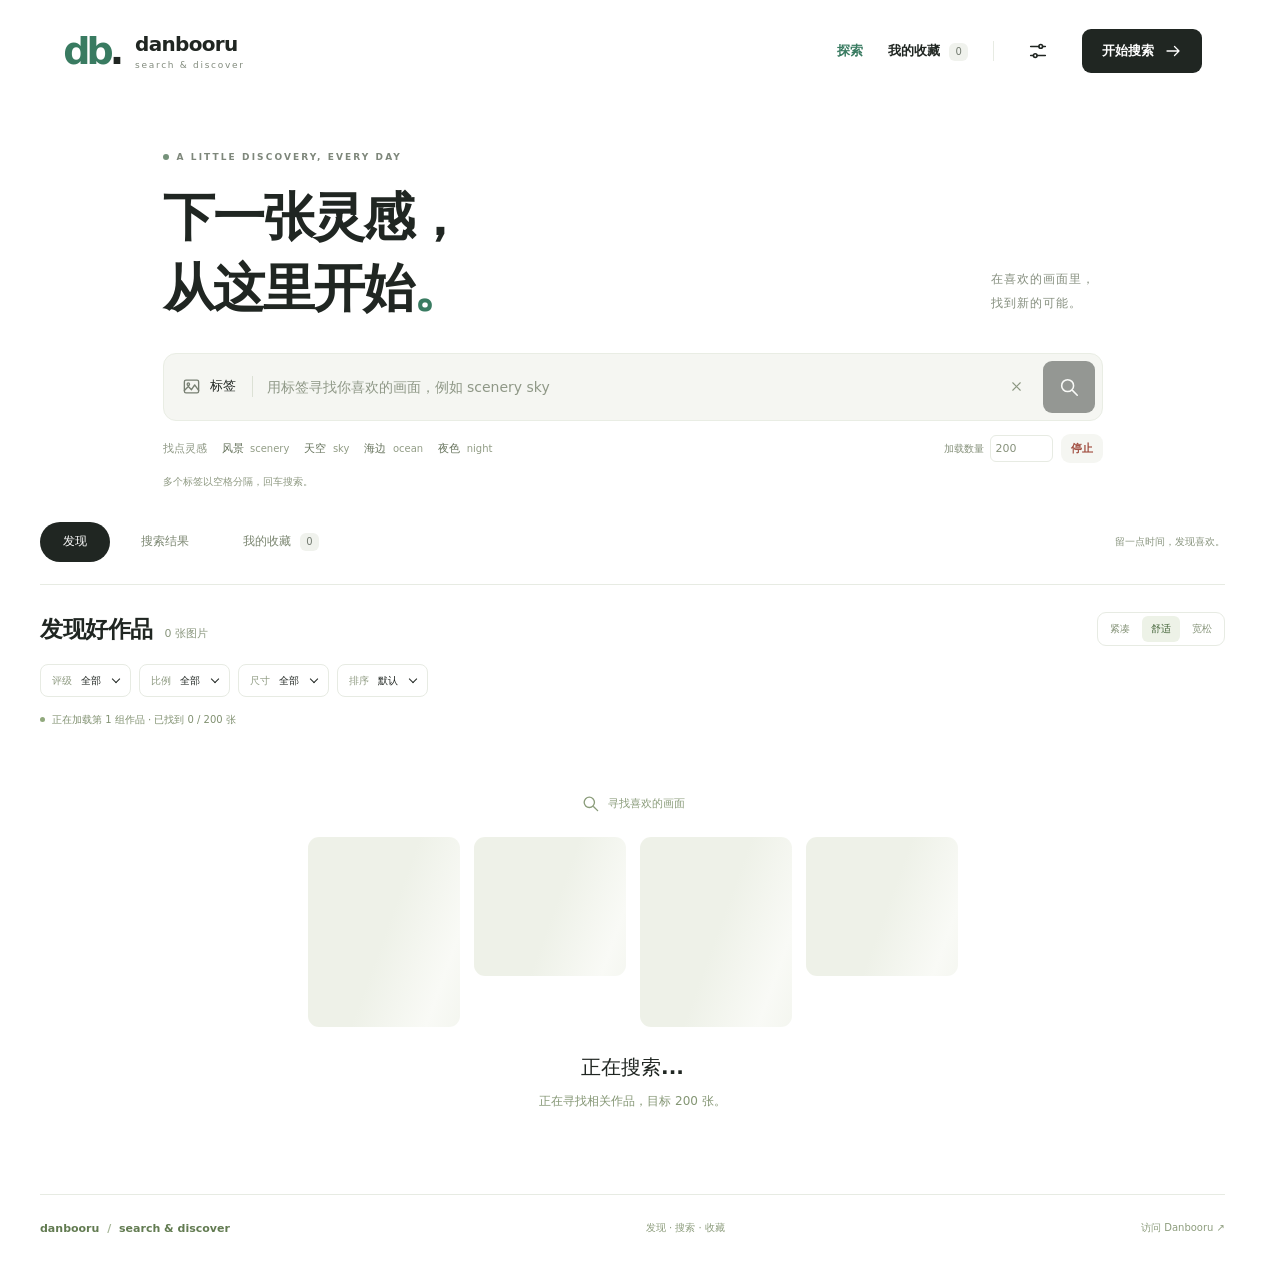
<file: index.html>
<!doctype html>
<html lang="zh-CN">
  <head>
    <meta charset="utf-8">
    <meta name="viewport" content="width=device-width, initial-scale=1">
    <meta name="theme-color" content="#ffffff">
    <title>danbooru — 发现下一张灵感</title>
    <meta name="description" content="发现喜欢的 Danbooru 作品，支持多标签检索、图片筛选、本地收藏与大图预览。">
    <link rel="icon" type="image/png" href="assets/favicon.png?v=20260521">
    <link rel="apple-touch-icon" href="assets/apple-touch-icon.png?v=20260521">
    <meta name="apple-mobile-web-app-title" content="danbooru-search">
    <link rel="stylesheet" href="css/styles.css?v=20261024-no-collections">
  </head>
  <body data-view="home">
  <svg class="icon-defs" xmlns="http://www.w3.org/2000/svg" aria-hidden="true"><defs>
    <symbol id="i-search" viewBox="0 0 24 24"><circle cx="10.5" cy="10.5" r="6.5"/><path d="m16 16 5 5"/></symbol>
    <symbol id="i-heart" viewBox="0 0 24 24"><path d="M20.8 5.8a5.5 5.5 0 0 0-7.8 0L12 7l-1-1.2a5.5 5.5 0 0 0-7.8 7.8L12 22l8.8-8.4a5.5 5.5 0 0 0 0-7.8Z"/></symbol>
    <symbol id="i-arrow" viewBox="0 0 24 24"><path d="M4 12h16m-6-6 6 6-6 6"/></symbol>
    <symbol id="i-close" viewBox="0 0 24 24"><path d="m6 6 12 12M6 18 18 6"/></symbol>
    <symbol id="i-chevron" viewBox="0 0 24 24"><path d="m7 10 5 5 5-5"/></symbol>
    <symbol id="i-sliders" viewBox="0 0 24 24"><path d="M4 7h9m4 0h3M4 17h3m4 0h9"/><circle cx="15" cy="7" r="2"/><circle cx="9" cy="17" r="2"/></symbol>
    <symbol id="i-grid" viewBox="0 0 24 24"><rect x="4" y="4" width="6" height="7" rx="1"/><rect x="14" y="4" width="6" height="4" rx="1"/><rect x="4" y="15" width="6" height="5" rx="1"/><rect x="14" y="12" width="6" height="8" rx="1"/></symbol>
    <symbol id="i-photo" viewBox="0 0 24 24"><rect x="3" y="4" width="18" height="16" rx="2"/><circle cx="8" cy="9" r="1.5"/><path d="m3 17 5-5 4 4 4-6 5 7"/></symbol>
    <symbol id="i-check" viewBox="0 0 24 24"><path d="m5 12 4 4L19 6"/></symbol>
  </defs></svg>

    <a class="skip-link" href="#gallerySurface">跳转到图库</a>
    <div class="app-shell" id="appShell">
      <header class="site-header">
        <button class="brand" data-view-button="home" type="button" aria-label="danbooru 首页">
          <span class="brand-mark">db<span>.</span></span>
          <span class="brand-word">danbooru<span>search &amp; discover</span></span>
        </button>
        <nav class="header-nav" aria-label="主导航">
          <button class="text-button" data-view-button="home" type="button">探索</button>
          <button class="text-button" id="showFavoritesButton" data-view-button="favorites" type="button" aria-pressed="false">我的收藏 <span class="badge" id="favoriteSummary">0</span></button>
          <span class="nav-divider" aria-hidden="true"></span>
          <button class="icon-button" data-view-button="settings" type="button" aria-label="浏览设置"><svg aria-hidden="true"><use href="#i-sliders"/></svg></button>
          <button class="solid-button header-search" data-focus-search type="button">开始搜索 <svg aria-hidden="true"><use href="#i-arrow"/></svg></button>
        </nav>
      </header>
      <main class="main-area">
        <section class="intro" aria-label="寻找灵感">
          <div class="intro-heading">
            <div class="view-head is-active" data-view-panel="home"><p class="eyebrow"><span></span>A LITTLE DISCOVERY, EVERY DAY</p><h1>下一张灵感，<br>从这里开始<span>。</span></h1></div>
            <div class="view-head" data-view-panel="search"><p class="eyebrow"><span></span>FIND YOUR NEXT INSPIRATION</p><h1>找到心里的那幅画<span>。</span></h1></div>
            <p class="intro-note">在喜欢的画面里，<br>找到新的可能。</p>
          </div>
          <form class="command-bar" id="searchForm" role="search" aria-label="标签搜索">
            <div class="search-shell" id="tagComposer">
              <span class="search-type"><svg aria-hidden="true"><use href="#i-photo"/></svg>标签</span>
              <div class="query-row">
                <div class="selected-tags" id="selectedTags"></div>
                <label class="sr-only" for="tagInput">搜索作品标签</label>
                <input id="tagInput" name="tags" type="text" autocomplete="off" spellcheck="false" placeholder="用标签寻找你喜欢的画面，例如 scenery sky" aria-describedby="searchHint">
              </div>
              <button class="clear-button" id="clearButton" type="button" aria-label="清空当前标签" title="清空当前标签"><svg aria-hidden="true"><use href="#i-close"/></svg></button>
              <button class="search-submit" id="searchButton" type="submit" aria-label="搜索"><svg aria-hidden="true"><use href="#i-search"/></svg></button>
            </div>
            <div class="search-bottom">
              <div class="suggestion-row" id="searchHint"><span>找点灵感</span><button data-search-tags="scenery" type="button">风景 <span>scenery</span></button><button data-search-tags="sky" type="button">天空 <span>sky</span></button><button data-search-tags="ocean" type="button">海边 <span>ocean</span></button><button data-search-tags="night" type="button">夜色 <span>night</span></button></div>
              <div class="search-options"><label class="count-control" for="countInput">加载数量 <input id="countInput" type="number" min="1" step="1" value="200"></label><button class="soft-button danger" id="stopSearchButton" type="button" hidden>停止</button></div>
            </div>
            <div class="suggestions" aria-label="最近搜索标签" hidden><span class="history-label">最近使用</span><div class="history-list" id="historyList"></div></div>
          </form>
          <p class="search-help">多个标签以空格分隔，回车搜索。</p>
        </section>

        <section class="gallery-workspace" id="gallerySurface" tabindex="-1" aria-labelledby="galleryTitle">
          <div class="browse-nav"><nav class="view-tabs" aria-label="图库视图"><button class="view-tab is-active" data-view-button="home" type="button">发现</button><button class="view-tab" data-view-button="search" type="button">搜索结果</button><button class="view-tab" data-view-button="favorites" type="button">我的收藏 <span class="badge favorite-summary">0</span></button></nav><span class="gallery-note">留一点时间，发现喜欢。</span></div>
          <div class="gallery-heading"><div class="gallery-title"><h2 id="galleryTitle">发现好作品</h2><span class="result-count" id="resultCount" aria-live="polite">正在加载</span></div><div class="density-control gallery-density" aria-label="图片密度"><button class="density-button" data-density="compact" type="button">紧凑</button><button class="density-button is-active" data-density="comfortable" type="button">舒适</button><button class="density-button" data-density="wide" type="button">宽松</button></div></div>
          <section class="filter-rail" aria-label="结果筛选">
            <div class="filters">
              <div class="filter-control">
                <button class="filter-trigger" data-filter-trigger="rating" type="button" aria-haspopup="listbox" aria-expanded="false">
                  <span>评级</span>
                  <strong id="ratingLabel">全部</strong>
                </button>
                <div class="filter-menu" role="listbox" aria-label="评级筛选">
                  <button class="filter-option" data-filter="rating" data-value="any" type="button" role="option"><strong>全部</strong></button>
                  <button class="filter-option" data-filter="rating" data-value="g" type="button" role="option"><strong>G</strong></button>
                  <button class="filter-option" data-filter="rating" data-value="s" type="button" role="option"><strong>S</strong></button>
                  <button class="filter-option" data-filter="rating" data-value="q" type="button" role="option"><strong>Q</strong></button>
                  <button class="filter-option" data-filter="rating" data-value="e" type="button" role="option"><strong>E</strong></button>
                </div>
              </div>
              <div class="filter-control">
                <button class="filter-trigger" data-filter-trigger="aspect" type="button" aria-haspopup="listbox" aria-expanded="false">
                  <span>比例</span>
                  <strong id="aspectLabel">全部</strong>
                </button>
                <div class="filter-menu" role="listbox" aria-label="比例筛选">
                  <button class="filter-option" data-filter="aspect" data-value="all" type="button" role="option"><strong>全部</strong></button>
                  <button class="filter-option" data-filter="aspect" data-value="landscape" type="button" role="option"><strong>横图</strong></button>
                  <button class="filter-option" data-filter="aspect" data-value="portrait" type="button" role="option"><strong>竖图</strong></button>
                  <button class="filter-option" data-filter="aspect" data-value="square" type="button" role="option"><strong>方图</strong></button>
                  <button class="filter-option" data-filter="aspect" data-value="wide" type="button" role="option"><strong>宽屏</strong></button>
                </div>
              </div>
              <div class="filter-control">
                <button class="filter-trigger" data-filter-trigger="size" type="button" aria-haspopup="listbox" aria-expanded="false">
                  <span>尺寸</span>
                  <strong id="sizeLabel">全部</strong>
                </button>
                <div class="filter-menu" role="listbox" aria-label="尺寸筛选">
                  <button class="filter-option" data-filter="size" data-value="all" type="button" role="option"><strong>全部</strong></button>
                  <button class="filter-option" data-filter="size" data-value="large" type="button" role="option"><strong>大图</strong></button>
                  <button class="filter-option" data-filter="size" data-value="wallpaper" type="button" role="option"><strong>壁纸</strong></button>
                  <button class="filter-option" data-filter="size" data-value="absurdres" type="button" role="option"><strong>超清</strong></button>
                </div>
              </div>
              <div class="filter-control">
                <button class="filter-trigger" data-filter-trigger="sort" type="button" aria-haspopup="listbox" aria-expanded="false">
                  <span>排序</span>
                  <strong id="sortLabel">默认</strong>
                </button>
                <div class="filter-menu" role="listbox" aria-label="排序筛选">
                  <button class="filter-option" data-filter="sort" data-value="relevance" type="button" role="option"><strong>默认</strong></button>
                  <button class="filter-option" data-filter="sort" data-value="score" type="button" role="option"><strong>得分</strong></button>
                  <button class="filter-option" data-filter="sort" data-value="favorite" type="button" role="option"><strong>收藏</strong></button>
                  <button class="filter-option" data-filter="sort" data-value="resolution" type="button" role="option"><strong>尺寸</strong></button>
                  <button class="filter-option" data-filter="sort" data-value="newest" type="button" role="option"><strong>最新</strong></button>
                </div>
              </div>
            </div>

            <button class="reset-filters" id="resetFiltersButton" type="button" hidden>清除筛选 <svg aria-hidden="true"><use href="#i-close"/></svg></button>
          </section>
          <div class="status-hud" role="status"><span class="hud-dot" aria-hidden="true"></span><span id="statusText">正在加载热门</span><button class="retry-button" id="retryButton" type="button" hidden>重试</button></div>
          <div class="progress-track" aria-hidden="true"><span id="progressBar"></span></div>
          <section class="notice" id="noticeBox" role="alert" hidden></section>
          <section class="active-query" aria-label="当前搜索标签"><div class="active-tags" id="currentTags"></div></section>
          <section class="empty-state" id="emptyState"><div class="empty-panel"><div class="empty-search-line"><span class="search-glyph" aria-hidden="true"><svg><use href="#i-search"/></svg></span><span>寻找喜欢的画面</span></div><div class="ghost-grid" aria-hidden="true"><span></span><span></span><span></span><span></span></div><div class="empty-copy"><p>正在加载图库</p><span>稍等片刻，灵感即将出现。</span></div><button class="soft-button" id="emptyResetButton" type="button" hidden>清除筛选</button></div></section>
          <section class="gallery" id="gallery" aria-label="图片结果" aria-busy="false"></section>
          <div class="gallery-end" id="galleryEnd" hidden><span></span><p>已经看完这组灵感了</p><span></span></div>
        </section>

        <section class="settings-heading view-head" data-view-panel="settings"><div><p class="eyebrow">MAKE IT YOUR OWN</p><h1>浏览设置</h1><p class="settings-description">让图库更适合你的浏览习惯。</p></div><button class="solid-button" id="saveSettingsButton" type="button">保存设置</button></section>
        <section class="settings-workspace" id="settingsSurface">
          <div class="settings-grid">
            <section class="settings-panel">
              <div class="panel-stack">
                <h2>默认检索</h2>
                <label class="setting-row">
                  <span><strong>默认加载数量</strong><p>打开搜索时的目标图片数。</p></span>
                  <input class="number-input" id="settingsCountInput" type="number" min="1" value="200">
                </label>
                <label class="setting-row">
                  <span><strong>默认评级</strong><p>筛选新检索接收到的作品。</p></span>
                  <select class="select-input" id="settingsRatingSelect">
                    <option value="any">全部</option>
                    <option value="g">G 安全</option>
                    <option value="s">S 敏感</option>
                    <option value="q">Q 边缘</option>
                    <option value="e">E 限制</option>
                  </select>
                </label>
                <label class="setting-row">
                  <span><strong>默认排序</strong><p>调整当前图库的浏览顺序。</p></span>
                  <select class="select-input" id="settingsSortSelect">
                    <option value="relevance">默认</option>
                    <option value="score">得分</option>
                    <option value="favorite">收藏</option>
                    <option value="resolution">尺寸</option>
                    <option value="newest">最新</option>
                  </select>
                </label>
              </div>
            </section>

            <section class="settings-panel">
              <div class="panel-stack">
                <h2>界面与本地状态</h2>
                <div class="setting-row">
                  <span><strong>图片密度</strong><p>调整图库信息密度。</p></span>
                  <div class="density-control" aria-label="图片密度">
                    <button class="density-button" data-density="compact" type="button">紧</button>
                    <button class="density-button is-active" data-density="comfortable" type="button">舒</button>
                    <button class="density-button" data-density="wide" type="button">宽</button>
                  </div>
                </div>
                <label class="setting-row" for="settingsCaptionsInput">
                  <span><strong>作品信息</strong><p>在图片下方显示作者与作品编号。</p></span>
                  <input id="settingsCaptionsInput" type="checkbox" checked>
                </label>
                <p class="settings-note">收藏和最近标签保存在当前浏览器中。</p>
              </div>
            </section>
          </div>
        </section>
        <footer class="site-footer"><span class="footer-brand">danbooru <span>/</span> search &amp; discover</span><p>发现 · 搜索 · 收藏</p><a href="https://danbooru.donmai.us" target="_blank" rel="noopener noreferrer">访问 Danbooru <span aria-hidden="true">↗</span></a></footer>
      </main>
      <div class="sr-only" aria-hidden="true"><span id="inspectorMode"></span><span id="inspectorResultCount">0</span><span id="inspectorFavoriteCount">0</span><span id="inspectorTags"></span></div>
    </div>
    <dialog class="preview-dialog" id="previewDialog" tabindex="-1" aria-labelledby="dialogTitle">
      <div class="dialog-surface">
        <section class="stage">
          <div class="dialog-toolbar">
            <span id="dialogPosition">0 / 0</span>
            <button class="icon-button close-button" id="closeDialogButton" type="button" aria-label="关闭预览"><svg aria-hidden="true"><use href="#i-close"/></svg></button>
          </div>
          <div class="stage-body" id="dialogMedia">
            <button class="nav-arrow prev" id="dialogPrevButton" type="button" title="上一张" aria-label="上一张">‹</button>
            <img id="dialogImage" alt="">
            <p class="dialog-image-error" id="dialogImageError" hidden>大图暂时无法加载，可通过下方链接打开原图片或 Danbooru 作品页。</p>
            <button class="nav-arrow next" id="dialogNextButton" type="button" title="下一张" aria-label="下一张">›</button>
          </div>
        </section>

        <aside class="dialog-meta" id="dialogMeta">
          <div class="meta-head">
            <div>
              <p class="status-label">A MOMENT WORTH KEEPING</p>
              <h2 id="dialogTitle">Post</h2>
            </div>
            <div class="dialog-actions">
              <button class="favorite-button favorite-button-dialog" id="dialogFavoriteButton" type="button" aria-label="收藏当前图片" aria-pressed="false">
                <svg aria-hidden="true"><use href="#i-heart"/></svg>
              </button>
              <span class="dialog-rating-pill" id="dialogRatingBadge">ALL</span>
            </div>
          </div>

          <dl class="meta-list">
            <dt>评级</dt><dd id="dialogRatingText">-</dd>
            <dt>尺寸</dt><dd id="dialogDimensions">-</dd>
            <dt>文件大小</dt><dd id="dialogSize">-</dd>
            <dt>得分</dt><dd id="dialogScorePill">0</dd>
            <dt>标签</dt><dd class="tag-cell" id="dialogTags"></dd>
          </dl>

          <div class="dialog-links">
            <a class="dialog-link dialog-link-primary" id="dialogFileLink" target="_blank" rel="noopener noreferrer">打开图片</a>
            <a class="dialog-link dialog-link-secondary" id="dialogPostLink" target="_blank" rel="noopener noreferrer">打开 Danbooru</a>
          </div>
        </aside>
      </div>
    </dialog>

    <template id="postTemplate">
      <article class="post-card">
        <button class="image-button" type="button">
          <img loading="lazy" decoding="async" alt="">
          <span class="save-mark" aria-hidden="true">✓</span>
          <span class="image-error" hidden>图片未能加载<br>仍可打开预览或原作品</span>
          <span class="post-overlay">
            <span class="post-line"><strong class="post-id"></strong><span class="post-size"></span></span>
            <span class="post-line"><span class="score-label"></span><span class="favorite-count-label"></span></span>
            <span class="rating-badge"></span>
            <span class="post-tags"></span>
          </span>
        </button>
        <div class="post-caption"><span class="post-artist"></span><span class="post-caption-id"></span></div>
        <a class="post-link" target="_blank" rel="noopener noreferrer" aria-label="打开 Danbooru">↗</a>
        <button class="favorite-button favorite-button-card" type="button" aria-label="收藏图片" aria-pressed="false">
          <svg aria-hidden="true"><use href="#i-heart"/></svg>
        </button>
      </article>
    </template>

    <div class="toast" id="toast" role="status" hidden></div>
    <script src="js/app.js?v=20261023-discover"></script>
  </body>
</html>
</file>
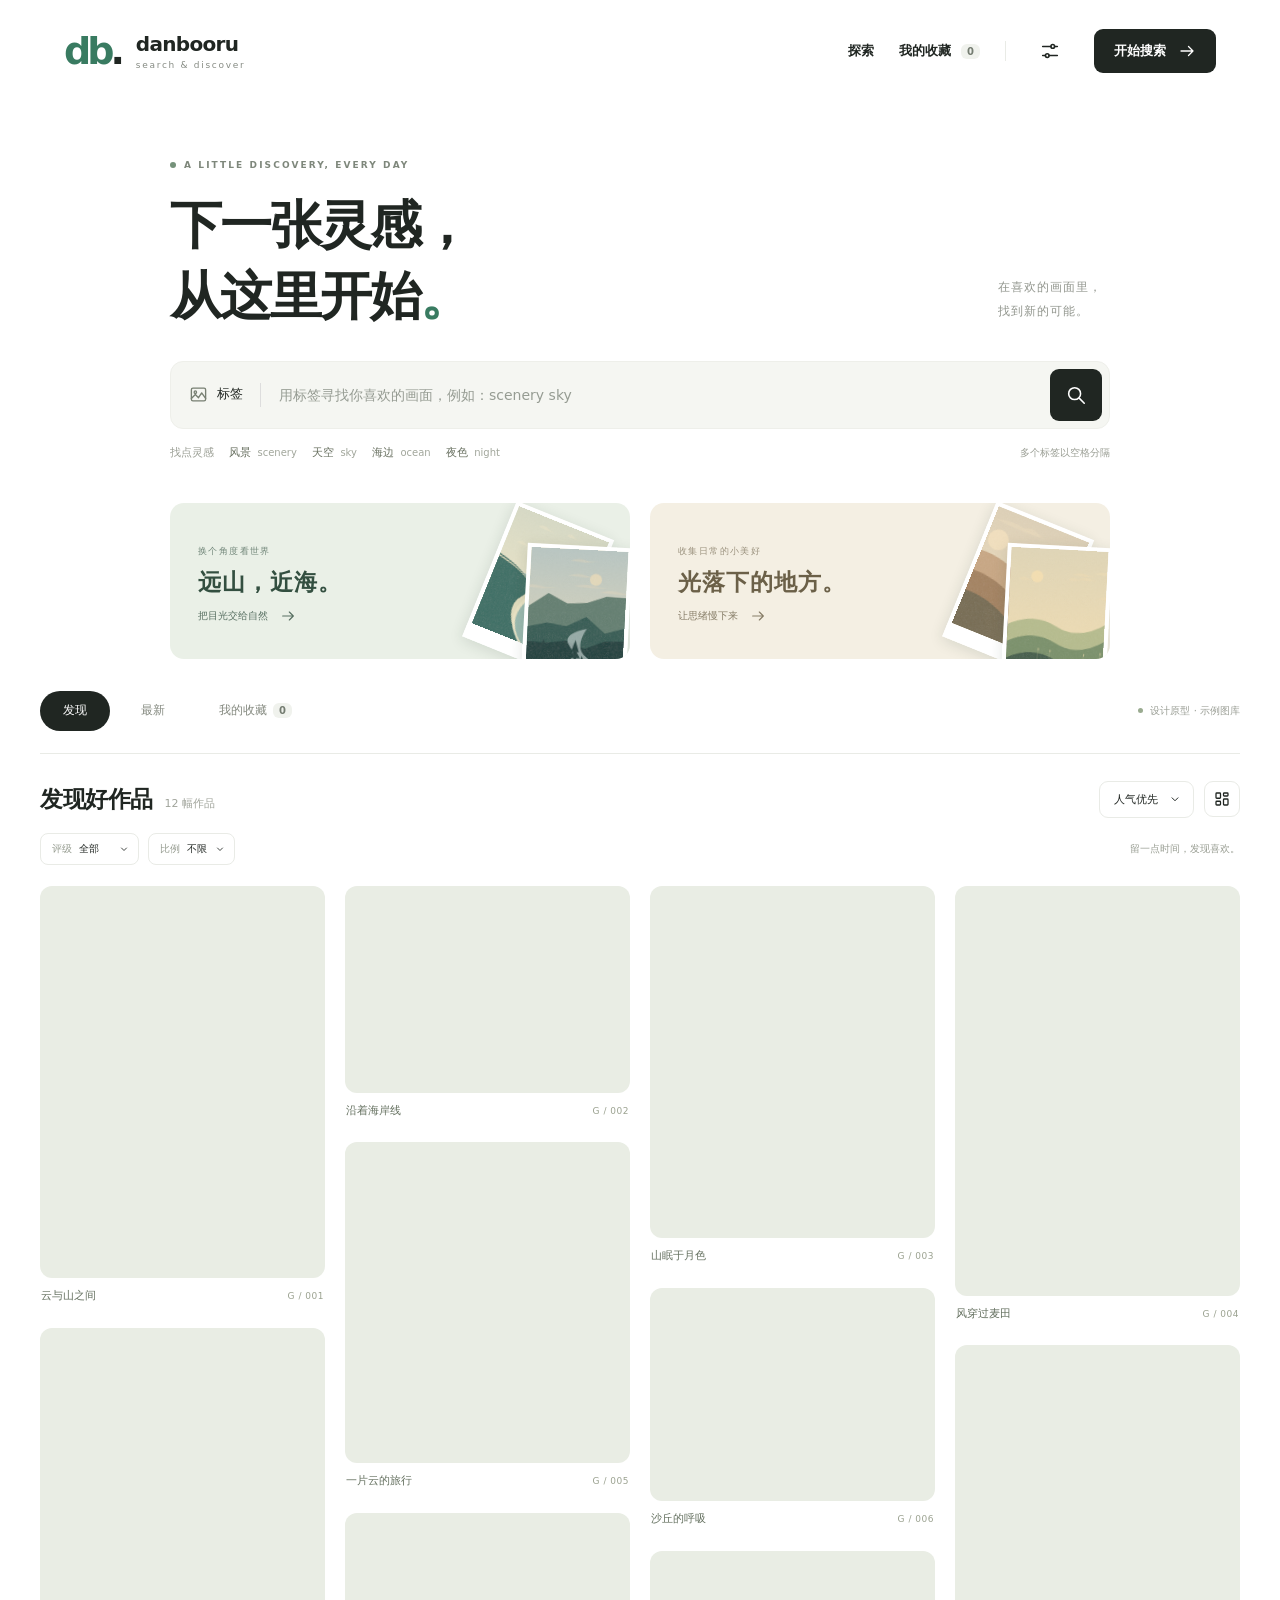
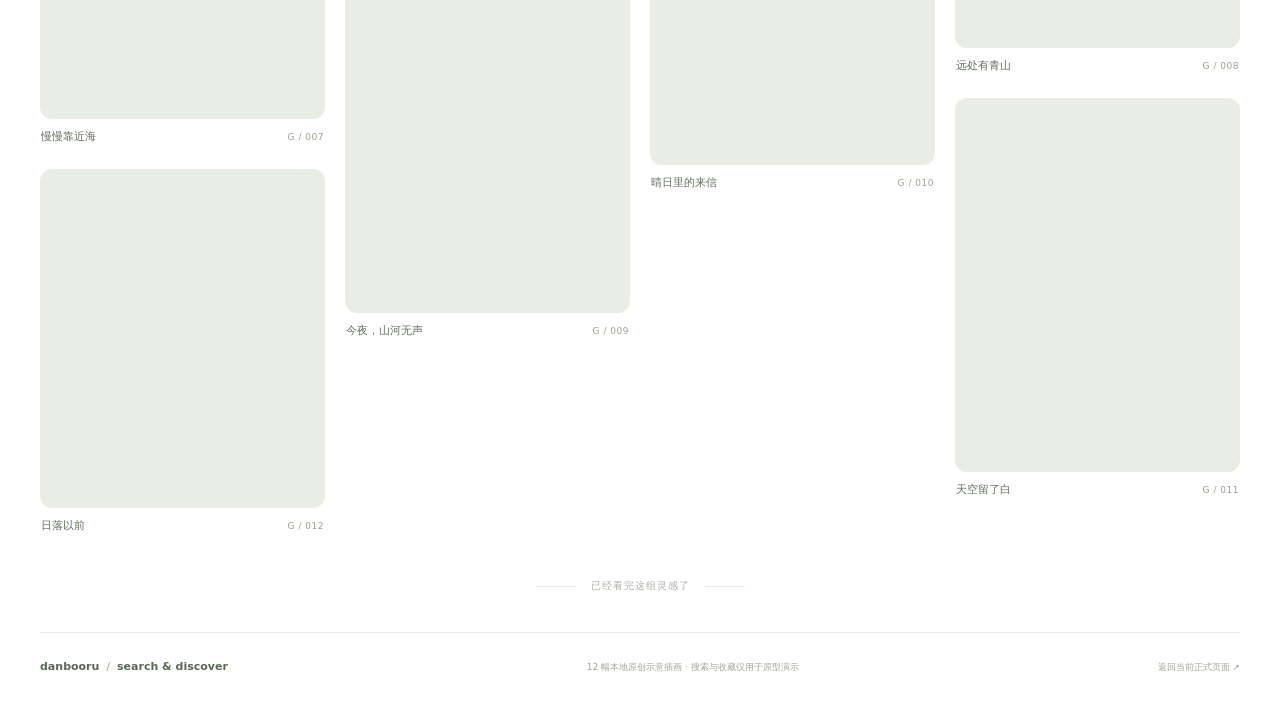
<file: prototypes/pexels-inspired/index.html>
<!doctype html>
<html lang="zh-CN">
<head>
  <meta charset="utf-8">
  <meta name="viewport" content="width=device-width, initial-scale=1">
  <meta name="description" content="参考 Pexels 的 Danbooru 图片搜索设计原型。">
  <title>danbooru — 发现下一张灵感</title>
  <link rel="icon" href="../../assets/favicon.png">
  <link rel="stylesheet" href="prototype.css">
</head>
<body>
  <svg class="icon-defs" xmlns="http://www.w3.org/2000/svg" aria-hidden="true"><defs>
    <symbol id="i-search" viewBox="0 0 24 24"><circle cx="10.5" cy="10.5" r="6.5"/><path d="m16 16 5 5"/></symbol>
    <symbol id="i-heart" viewBox="0 0 24 24"><path d="M20.8 5.8a5.5 5.5 0 0 0-7.8 0L12 7l-1-1.2a5.5 5.5 0 0 0-7.8 7.8L12 22l8.8-8.4a5.5 5.5 0 0 0 0-7.8Z"/></symbol>
    <symbol id="i-arrow" viewBox="0 0 24 24"><path d="M4 12h16m-6-6 6 6-6 6"/></symbol>
    <symbol id="i-close" viewBox="0 0 24 24"><path d="m6 6 12 12M6 18 18 6"/></symbol>
    <symbol id="i-chevron" viewBox="0 0 24 24"><path d="m7 10 5 5 5-5"/></symbol>
    <symbol id="i-sliders" viewBox="0 0 24 24"><path d="M4 7h9m4 0h3M4 17h3m4 0h9"/><circle cx="15" cy="7" r="2"/><circle cx="9" cy="17" r="2"/></symbol>
    <symbol id="i-grid" viewBox="0 0 24 24"><rect x="4" y="4" width="6" height="7" rx="1"/><rect x="14" y="4" width="6" height="4" rx="1"/><rect x="4" y="15" width="6" height="5" rx="1"/><rect x="14" y="12" width="6" height="8" rx="1"/></symbol>
    <symbol id="i-photo" viewBox="0 0 24 24"><rect x="3" y="4" width="18" height="16" rx="2"/><circle cx="8" cy="9" r="1.5"/><path d="m3 17 5-5 4 4 4-6 5 7"/></symbol>
    <symbol id="i-check" viewBox="0 0 24 24"><path d="m5 12 4 4L19 6"/></symbol>
  </defs></svg>

  <header class="site-header">
    <a href="./" class="brand" aria-label="danbooru 首页"><span class="brand-mark">db<span>.</span></span><span class="brand-word">danbooru<span>search & discover</span></span></a>
    <nav class="header-nav" aria-label="主导航">
      <button class="text-button" data-nav="discover" type="button">探索</button>
      <button class="text-button" data-nav="favorites" type="button">我的收藏 <span class="favorite-count">0</span></button>
      <span class="nav-divider"></span>
      <button class="icon-button" id="settingsButton" type="button" aria-label="浏览设置"><svg><use href="#i-sliders"/></svg></button>
      <button class="button button-dark header-search" id="focusSearch" type="button">开始搜索<svg><use href="#i-arrow"/></svg></button>
    </nav>
  </header>

  <main class="page">
    <section class="intro" aria-labelledby="introTitle">
      <div class="intro-heading"><div><p class="eyebrow"><span></span> A LITTLE DISCOVERY, EVERY DAY</p><h1 id="introTitle">下一张灵感，<br>从这里开始<span>。</span></h1></div><p class="intro-note">在喜欢的画面里，<br>找到新的可能。</p></div>
      <form id="searchForm" class="search-form" role="search">
        <span class="search-type"><svg><use href="#i-photo"/></svg>标签<span class="search-separator"></span></span>
        <label class="sr-only" for="query">搜索作品标签</label>
        <input id="query" name="query" type="search" autocomplete="off" spellcheck="false" placeholder="用标签寻找你喜欢的画面，例如：scenery sky" aria-describedby="searchHint">
        <button type="submit" class="search-submit" aria-label="搜索"><svg><use href="#i-search"/></svg></button>
      </form>
      <div class="suggestion-row" id="searchHint"><span>找点灵感</span><button type="button" data-query="scenery">风景 <span>scenery</span></button><button type="button" data-query="sky">天空 <span>sky</span></button><button type="button" data-query="ocean">海边 <span>ocean</span></button><button type="button" data-query="night">夜色 <span>night</span></button><span class="hint-end">多个标签以空格分隔</span></div>
    </section>

    <section class="collections" aria-label="灵感专题">
      <button type="button" class="collection collection-green" data-query="landscape"><div><span class="collection-label">换个角度看世界</span><h2>远山，近海。</h2><p>把目光交给自然 <svg><use href="#i-arrow"/></svg></p></div><div class="collection-art" aria-hidden="true"><img src="assets/scene-07.svg" alt=""><img src="assets/scene-01.svg" alt=""></div></button>
      <button type="button" class="collection collection-sand" data-query="light"><div><span class="collection-label">收集日常的小美好</span><h2>光落下的地方。</h2><p>让思绪慢下来 <svg><use href="#i-arrow"/></svg></p></div><div class="collection-art" aria-hidden="true"><img src="assets/scene-06.svg" alt=""><img src="assets/scene-04.svg" alt=""></div></button>
    </section>

    <section class="browse" aria-labelledby="galleryTitle">
      <div class="browse-nav"><nav class="view-tabs" aria-label="图库视图"><button type="button" class="view-tab is-active" data-view="discover" aria-pressed="true">发现</button><button type="button" class="view-tab" data-view="latest" aria-pressed="false">最新</button><button type="button" class="view-tab" data-view="favorites" aria-pressed="false">我的收藏<span class="favorite-count">0</span></button></nav><span class="demo-label"><span></span>设计原型 · 示例图库</span></div>
      <div class="gallery-heading"><div class="gallery-title"><h2 id="galleryTitle">发现好作品</h2><span id="resultCount" aria-live="polite"></span></div><div class="gallery-tools"><label class="sort-control"><span class="sr-only">排序方式</span><select id="sort"><option value="popular">人气优先</option><option value="latest">最新发布</option><option value="oldest">最早发布</option></select><svg><use href="#i-chevron"/></svg></label><button type="button" class="icon-button density-button" id="densityButton" aria-label="切换为紧凑布局" aria-pressed="false"><svg><use href="#i-grid"/></svg></button></div></div>
      <div class="filter-bar"><div class="filter-options"><label class="filter-pill"><span>评级</span><select id="rating" aria-label="评级"><option value="all">全部</option><option value="g">G 安全</option><option value="s">S 敏感</option><option value="q">Q 边缘</option><option value="e">E 限制</option></select><svg><use href="#i-chevron"/></svg></label><label class="filter-pill"><span>比例</span><select id="aspect" aria-label="图片比例"><option value="all">不限</option><option value="portrait">竖图</option><option value="landscape">横图</option></select><svg><use href="#i-chevron"/></svg></label><button id="resetFilters" class="reset-button" type="button" hidden>清除筛选 <svg><use href="#i-close"/></svg></button></div><p id="galleryHint">留一点时间，发现喜欢。</p></div>
      <div id="queryChips" class="query-chips" aria-label="当前搜索标签" hidden></div>
      <div id="gallery" class="gallery" aria-busy="false"></div>
      <div id="emptyState" class="empty-state" hidden><svg><use href="#i-search"/></svg><h3 id="emptyTitle">暂时没有找到作品</h3><p id="emptyCopy">试试 scenery、sky、ocean，或调整筛选条件。</p><button type="button" id="emptyReset" class="button button-dark">重新发现</button></div>
      <div class="gallery-end"><span></span><p>已经看完这组灵感了</p><span></span></div>
    </section>
    <footer><a class="footer-brand" href="./">danbooru<span> / </span>search & discover</a><p>12 幅本地原创示意插画 · 搜索与收藏仅用于原型演示</p><a href="../../index.html">返回当前正式页面 <span aria-hidden="true">↗</span></a></footer>
  </main>

  <dialog id="preview" aria-labelledby="previewTitle"><div class="preview-top"><span class="preview-brand">danbooru <span>/ 作品预览</span></span><button type="button" class="icon-button" id="closePreview" aria-label="关闭预览"><svg><use href="#i-close"/></svg></button></div><div class="preview-layout"><div class="preview-image-area"><img id="previewImage" alt=""><button class="preview-arrow previous" id="prevImage" type="button" aria-label="上一张">←</button><button class="preview-arrow next" id="nextImage" type="button" aria-label="下一张">→</button></div><aside class="preview-details"><p class="eyebrow">A MOMENT WORTH KEEPING</p><h2 id="previewTitle"></h2><p class="preview-caption">本地原创风景示意插画</p><button type="button" class="button button-dark" id="previewFavorite"><svg><use href="#i-heart"/></svg><span>收藏作品</span></button><dl><div><dt>画幅</dt><dd id="previewAspect"></dd></div><div><dt>评级</dt><dd>G · 安全</dd></div><div><dt>作品编号</dt><dd id="previewId"></dd></div></dl><h3>相关标签</h3><div id="previewTags" class="preview-tags"></div><p class="preview-footnote">示例内容用于查看界面效果，<br>正式版本可沿用现有 Danbooru 数据接口。</p><span id="previewPosition"></span></aside></div></dialog>
  <dialog id="settings" aria-labelledby="settingsTitle"><div class="settings-header"><h2 id="settingsTitle">浏览设置</h2><button id="closeSettings" class="icon-button" type="button" aria-label="关闭设置"><svg><use href="#i-close"/></svg></button></div><p class="settings-intro">让图库更适合你的浏览习惯。</p><label class="setting-row" for="density"><span><strong>图库密度</strong><small>调整每行显示的作品数量</small></span><select id="density"><option value="comfortable">舒适</option><option value="compact">紧凑</option></select></label><label class="setting-row" for="showCaptions"><span><strong>作品标题</strong><small>在图片下方显示名称</small></span><input id="showCaptions" type="checkbox" checked></label><p class="settings-note">偏好仅保存在此原型中。</p><button type="button" class="button button-dark" id="doneSettings">完成</button></dialog>
  <div id="toast" class="toast" role="status" hidden><svg><use href="#i-check"/></svg><span></span></div>
  <script src="prototype.js" defer></script>
</body>
</html>
</file>
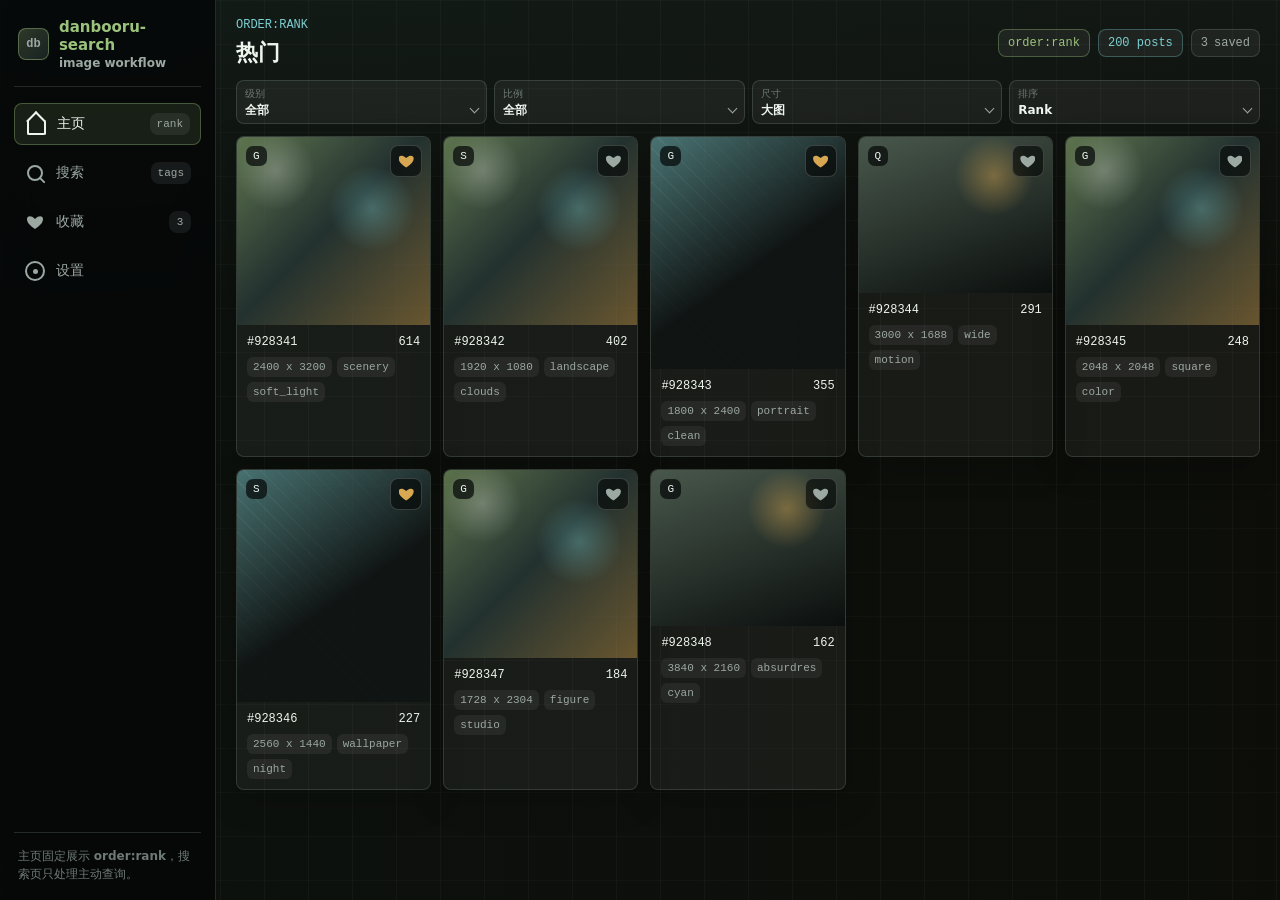
<file: prototypes/navigation-shell.html>
<!doctype html>
<html lang="zh-CN">
  <head>
    <meta charset="utf-8">
    <meta name="viewport" content="width=device-width, initial-scale=1">
    <title>danbooru-search navigation prototype</title>
    <style>
      :root {
        color-scheme: dark;
        --bg: #050807;
        --bg-soft: #0a0f0e;
        --panel: rgba(18, 25, 23, 0.88);
        --panel-2: rgba(255, 255, 255, 0.055);
        --panel-3: rgba(255, 255, 255, 0.085);
        --line: rgba(190, 218, 202, 0.16);
        --line-strong: rgba(180, 222, 184, 0.34);
        --text: #eef5ee;
        --muted: #9ca8a2;
        --dim: #6f7a75;
        --mint: #9bc27c;
        --cyan: #7ccfd2;
        --amber: #d7a751;
        --red: #df7568;
        --shadow: 0 24px 80px rgba(0, 0, 0, 0.42);
        --mono: "SFMono-Regular", Consolas, "Liberation Mono", Menlo, monospace;
        --sans: Inter, ui-sans-serif, system-ui, -apple-system, BlinkMacSystemFont, "Segoe UI", sans-serif;
      }

      * {
        box-sizing: border-box;
      }

      html,
      body {
        min-width: 320px;
        min-height: 100%;
        margin: 0;
      }

      body {
        overflow: hidden;
        background:
          linear-gradient(180deg, rgba(124, 207, 210, 0.05), transparent 34%),
          linear-gradient(90deg, rgba(155, 194, 124, 0.05), rgba(215, 167, 81, 0.035)),
          var(--bg);
        color: var(--text);
        font-family: var(--sans);
        font-size: 14px;
        -webkit-font-smoothing: antialiased;
      }

      button,
      input,
      select {
        font: inherit;
      }

      button {
        border: 0;
        color: inherit;
        cursor: pointer;
      }

      button:focus-visible,
      input:focus-visible,
      select:focus-visible {
        outline: 2px solid rgba(124, 207, 210, 0.86);
        outline-offset: 2px;
      }

      .app-shell {
        display: grid;
        grid-template-columns: 216px minmax(0, 1fr);
        min-height: 100dvh;
        background:
          linear-gradient(90deg, rgba(255, 255, 255, 0.03) 1px, transparent 1px),
          linear-gradient(180deg, rgba(255, 255, 255, 0.018) 1px, transparent 1px);
        background-size: 44px 44px;
      }

      .side-nav {
        position: sticky;
        top: 0;
        display: grid;
        grid-template-rows: auto 1fr auto;
        height: 100dvh;
        border-right: 1px solid var(--line);
        background: rgba(5, 8, 7, 0.86);
        backdrop-filter: blur(18px);
        padding: 14px;
      }

      .brand {
        display: flex;
        align-items: center;
        gap: 10px;
        min-height: 42px;
        padding: 4px 4px 16px;
        border-bottom: 1px solid var(--line);
        font-weight: 760;
        letter-spacing: 0;
      }

      .brand-mark {
        display: grid;
        width: 32px;
        height: 32px;
        place-items: center;
        border: 1px solid rgba(155, 194, 124, 0.45);
        border-radius: 8px;
        background:
          linear-gradient(135deg, rgba(155, 194, 124, 0.22), rgba(124, 207, 210, 0.08)),
          rgba(255, 255, 255, 0.04);
        color: var(--mint);
        font-family: var(--mono);
        font-size: 12px;
      }

      .brand strong {
        display: block;
        color: var(--mint);
        font-size: 15px;
      }

      .brand span {
        color: var(--muted);
        font-size: 12px;
      }

      .nav-list {
        display: grid;
        align-content: start;
        gap: 7px;
        padding: 16px 0;
      }

      .nav-button,
      .mobile-tab {
        display: grid;
        grid-template-columns: 22px minmax(0, 1fr) auto;
        align-items: center;
        gap: 10px;
        min-height: 42px;
        border-radius: 8px;
        background: transparent;
        padding: 0 10px;
        color: var(--muted);
        text-align: left;
      }

      .nav-button:hover,
      .mobile-tab:hover {
        background: rgba(255, 255, 255, 0.06);
        color: var(--text);
      }

      .nav-button.is-active,
      .mobile-tab.is-active {
        border: 1px solid rgba(155, 194, 124, 0.36);
        background: rgba(155, 194, 124, 0.12);
        color: var(--text);
      }

      .nav-icon,
      .small-icon {
        position: relative;
        display: grid;
        width: 22px;
        height: 22px;
        place-items: center;
        color: currentColor;
      }

      .nav-icon::before,
      .nav-icon::after,
      .small-icon::before,
      .small-icon::after {
        position: absolute;
        content: "";
      }

      .icon-home::before {
        width: 15px;
        height: 13px;
        border: 2px solid currentColor;
        border-top: 0;
        border-radius: 2px;
        transform: translateY(3px);
      }

      .icon-home::after {
        width: 12px;
        height: 12px;
        border-top: 2px solid currentColor;
        border-left: 2px solid currentColor;
        transform: translateY(-3px) rotate(45deg);
      }

      .icon-search::before,
      .small-search::before {
        width: 12px;
        height: 12px;
        border: 2px solid currentColor;
        border-radius: 50%;
      }

      .icon-search::after,
      .small-search::after {
        width: 8px;
        height: 2px;
        border-radius: 2px;
        background: currentColor;
        transform: translate(7px, 7px) rotate(45deg);
      }

      .icon-fav::before {
        width: 16px;
        height: 14px;
        background: currentColor;
        clip-path: path("M8 14 C2 10 0 7 0 4 C0 1 4 0 8 4 C12 0 16 1 16 4 C16 7 14 10 8 14 Z");
      }

      .icon-settings::before {
        width: 16px;
        height: 16px;
        border: 2px solid currentColor;
        border-radius: 50%;
      }

      .icon-settings::after {
        width: 5px;
        height: 5px;
        border-radius: 50%;
        background: currentColor;
      }

      .nav-meta {
        display: inline-flex;
        justify-self: end;
        min-width: 22px;
        height: 22px;
        align-items: center;
        justify-content: center;
        border-radius: 8px;
        background: rgba(255, 255, 255, 0.07);
        color: var(--muted);
        padding: 0 7px;
        font-family: var(--mono);
        font-size: 11px;
      }

      .rail-note {
        border-top: 1px solid var(--line);
        color: var(--dim);
        padding: 14px 4px 2px;
        font-size: 12px;
        line-height: 1.55;
      }

      .main-area {
        min-width: 0;
        height: 100dvh;
        overflow: auto;
        padding: 18px 20px 36px;
      }

      .topbar {
        position: sticky;
        top: 0;
        z-index: 20;
        display: grid;
        grid-template-columns: minmax(0, 1fr) auto;
        gap: 12px;
        padding: 0 0 14px;
        background: linear-gradient(180deg, rgba(5, 8, 7, 0.96) 0%, rgba(5, 8, 7, 0.82) 70%, rgba(5, 8, 7, 0) 100%);
      }

      body.is-home .topbar,
      body.is-search .topbar,
      body.is-favorites .topbar,
      body.is-settings .topbar {
        display: none;
      }

      .search-strip {
        display: grid;
        grid-template-columns: 42px minmax(0, 1fr) auto;
        align-items: center;
        min-height: 46px;
        border: 1px solid var(--line);
        border-radius: 8px;
        background: rgba(255, 255, 255, 0.065);
        box-shadow: inset 0 1px 0 rgba(255, 255, 255, 0.04);
      }

      .search-strip input {
        min-width: 0;
        border: 0;
        outline: 0;
        background: transparent;
        color: var(--text);
        font-family: var(--mono);
        font-size: 13px;
      }

      .search-strip input::placeholder {
        color: var(--dim);
      }

      .solid-button,
      .soft-button,
      .icon-button {
        display: inline-flex;
        min-height: 36px;
        align-items: center;
        justify-content: center;
        gap: 7px;
        border-radius: 8px;
        padding: 0 12px;
        white-space: nowrap;
      }

      .solid-button {
        background: linear-gradient(135deg, var(--mint), #b7d98f);
        color: #0d130f;
        font-weight: 750;
      }

      .soft-button,
      .icon-button {
        border: 1px solid var(--line);
        background: rgba(255, 255, 255, 0.06);
        color: var(--muted);
      }

      .icon-button {
        width: 38px;
        padding: 0;
      }

      .page {
        display: none;
      }

      .page.is-active {
        display: block;
      }

      .page-head {
        display: grid;
        grid-template-columns: minmax(0, 1fr) auto;
        gap: 16px;
        align-items: end;
        margin: 10px 0 18px;
      }

      .page-head.home-head {
        align-items: center;
        margin: 0 0 12px;
      }

      .home-head h1,
      .search-head h1,
      .favorites-head h1,
      .settings-head h1 {
        font-size: 22px;
      }

      .eyebrow {
        margin: 0 0 6px;
        color: var(--cyan);
        font-family: var(--mono);
        font-size: 12px;
        text-transform: uppercase;
      }

      h1,
      h2,
      p {
        margin: 0;
      }

      h1 {
        font-size: 28px;
        letter-spacing: 0;
      }

      h2 {
        font-size: 17px;
        letter-spacing: 0;
      }

      .lede {
        max-width: 780px;
        margin-top: 8px;
        color: var(--muted);
        line-height: 1.55;
      }

      .toolbar,
      .chip-row,
      .status-row {
        display: flex;
        min-width: 0;
        flex-wrap: wrap;
        align-items: center;
        gap: 8px;
      }

      .toolbar {
        justify-content: flex-end;
      }

      .chip,
      .status-pill {
        display: inline-flex;
        min-height: 28px;
        align-items: center;
        gap: 6px;
        border: 1px solid var(--line);
        border-radius: 8px;
        background: rgba(255, 255, 255, 0.058);
        color: var(--muted);
        padding: 0 9px;
        font-family: var(--mono);
        font-size: 12px;
      }

      .chip.is-strong {
        border-color: rgba(155, 194, 124, 0.36);
        color: var(--mint);
      }

      .chip.is-cyan {
        border-color: rgba(124, 207, 210, 0.32);
        color: var(--cyan);
      }

      .chip.is-amber {
        border-color: rgba(215, 167, 81, 0.34);
        color: var(--amber);
      }

      .section-grid {
        display: grid;
        grid-template-columns: minmax(0, 1fr) 290px;
        gap: 16px;
      }

      .filter-bar {
        display: grid;
        grid-template-columns: repeat(4, minmax(0, 1fr));
        gap: 7px;
        margin: 0 0 12px;
      }

      .filter-select {
        position: relative;
        display: grid;
        min-width: 0;
        min-height: 42px;
        gap: 2px;
        border: 1px solid var(--line);
        border-radius: 8px;
        background: rgba(255, 255, 255, 0.055);
        padding: 6px 8px;
      }

      .filter-select span {
        color: var(--dim);
        font-size: 10px;
      }

      .filter-select strong {
        color: var(--text);
        font-size: 12px;
      }

      .filter-select select {
        width: 100%;
        min-width: 0;
        border: 0;
        outline: 0;
        appearance: none;
        background: transparent;
        color: var(--text);
        font-weight: 720;
        font-size: 12px;
        line-height: 1.2;
        padding: 0 14px 0 0;
      }

      .filter-select::after {
        position: absolute;
        right: 8px;
        bottom: 11px;
        width: 6px;
        height: 6px;
        border-right: 1px solid var(--muted);
        border-bottom: 1px solid var(--muted);
        content: "";
        pointer-events: none;
        transform: rotate(45deg);
      }

      .gallery {
        display: grid;
        grid-template-columns: repeat(auto-fill, minmax(170px, 1fr));
        gap: 12px;
      }

      .post-card {
        overflow: hidden;
        border: 1px solid var(--line);
        border-radius: 8px;
        background: rgba(255, 255, 255, 0.05);
        box-shadow: 0 10px 34px rgba(0, 0, 0, 0.2);
      }

      .thumb {
        position: relative;
        min-height: 188px;
        background:
          radial-gradient(circle at 20% 18%, rgba(255, 255, 255, 0.24), transparent 18%),
          radial-gradient(circle at 70% 38%, rgba(124, 207, 210, 0.34), transparent 24%),
          linear-gradient(135deg, rgba(155, 194, 124, 0.52), rgba(35, 50, 48, 0.95) 48%, rgba(215, 167, 81, 0.42));
      }

      .post-card:nth-child(3n) .thumb {
        min-height: 232px;
        background:
          linear-gradient(145deg, rgba(124, 207, 210, 0.48), rgba(15, 20, 19, 0.94) 55%),
          repeating-linear-gradient(45deg, rgba(255, 255, 255, 0.08) 0 1px, transparent 1px 12px);
      }

      .post-card:nth-child(4n) .thumb {
        min-height: 156px;
        background:
          radial-gradient(circle at 70% 25%, rgba(215, 167, 81, 0.44), transparent 22%),
          linear-gradient(160deg, rgba(75, 91, 78, 0.95), rgba(10, 14, 13, 0.95));
      }

      .rating {
        position: absolute;
        top: 9px;
        left: 9px;
        border-radius: 7px;
        background: rgba(5, 8, 7, 0.72);
        color: var(--text);
        padding: 4px 7px;
        font-family: var(--mono);
        font-size: 11px;
      }

      .favorite {
        position: absolute;
        top: 8px;
        right: 8px;
        display: grid;
        width: 32px;
        height: 32px;
        place-items: center;
        border: 1px solid rgba(255, 255, 255, 0.18);
        border-radius: 8px;
        background: rgba(5, 8, 7, 0.64);
      }

      .favorite::before {
        width: 15px;
        height: 14px;
        background: currentColor;
        clip-path: path("M7.5 13 C2 9.5 0 6.8 0 3.8 C0 1.3 3.2 0 7.5 3.5 C11.8 0 15 1.3 15 3.8 C15 6.8 13 9.5 7.5 13 Z");
        color: var(--muted);
        content: "";
      }

      .favorite.is-on::before {
        color: var(--amber);
      }

      .post-meta {
        display: grid;
        gap: 8px;
        padding: 10px;
      }

      .post-title {
        display: flex;
        justify-content: space-between;
        gap: 8px;
        color: var(--text);
        font-family: var(--mono);
        font-size: 12px;
      }

      .post-tags {
        display: flex;
        flex-wrap: wrap;
        gap: 5px;
      }

      .tag {
        overflow: hidden;
        max-width: 100%;
        border-radius: 6px;
        background: rgba(255, 255, 255, 0.06);
        color: var(--muted);
        padding: 4px 6px;
        font-family: var(--mono);
        font-size: 11px;
        text-overflow: ellipsis;
        white-space: nowrap;
      }

      .side-panel,
      .settings-panel {
        border: 1px solid var(--line);
        border-radius: 8px;
        background: rgba(255, 255, 255, 0.05);
        padding: 14px;
      }

      .side-panel {
        position: sticky;
        top: 78px;
        align-self: start;
      }

      .panel-stack,
      .settings-grid {
        display: grid;
        gap: 12px;
      }

      .metric-grid {
        display: grid;
        grid-template-columns: repeat(2, minmax(0, 1fr));
        gap: 8px;
      }

      .metric {
        border: 1px solid var(--line);
        border-radius: 8px;
        background: rgba(255, 255, 255, 0.048);
        padding: 10px;
      }

      .metric strong {
        display: block;
        color: var(--text);
        font-size: 18px;
      }

      .metric span {
        color: var(--dim);
        font-size: 12px;
      }

      .empty-state {
        display: grid;
        min-height: 220px;
        place-items: center;
        border: 1px dashed rgba(190, 218, 202, 0.2);
        border-radius: 8px;
        background: rgba(255, 255, 255, 0.035);
        color: var(--muted);
        text-align: center;
        padding: 28px;
      }

      .empty-state strong {
        display: block;
        margin-bottom: 8px;
        color: var(--text);
        font-size: 18px;
      }

      .search-workbench {
        display: grid;
        grid-template-columns: minmax(0, 1fr) 320px;
        gap: 16px;
      }

      .composer-card {
        border: 1px solid var(--line);
        border-radius: 8px;
        background: rgba(255, 255, 255, 0.052);
        padding: 14px;
      }

      .tag-composer {
        display: grid;
        grid-template-columns: minmax(0, 1fr) 96px auto;
        gap: 8px;
        margin-top: 12px;
      }

      .result-query-form {
        display: grid;
        grid-template-columns: minmax(180px, 1fr) 88px auto;
        gap: 8px;
        margin: 0 0 10px;
      }

      .text-input,
      .number-input,
      .select-input {
        min-height: 38px;
        min-width: 0;
        border: 1px solid var(--line);
        border-radius: 8px;
        background: rgba(0, 0, 0, 0.18);
        color: var(--text);
        padding: 0 10px;
      }

      .settings-grid {
        grid-template-columns: repeat(2, minmax(0, 1fr));
      }

      .setting-row {
        display: grid;
        grid-template-columns: minmax(0, 1fr) auto;
        gap: 12px;
        align-items: center;
        border: 1px solid var(--line);
        border-radius: 8px;
        background: rgba(255, 255, 255, 0.046);
        padding: 12px;
      }

      .setting-row p {
        margin-top: 4px;
        color: var(--dim);
        font-size: 12px;
        line-height: 1.45;
      }

      .switch {
        position: relative;
        width: 46px;
        height: 26px;
        border: 1px solid var(--line);
        border-radius: 999px;
        background: rgba(255, 255, 255, 0.08);
      }

      .switch::before {
        position: absolute;
        top: 4px;
        left: 4px;
        width: 16px;
        height: 16px;
        border-radius: 50%;
        background: var(--muted);
        content: "";
        transition: transform 160ms ease, background 160ms ease;
      }

      .switch.is-on {
        border-color: rgba(155, 194, 124, 0.36);
        background: rgba(155, 194, 124, 0.14);
      }

      .switch.is-on::before {
        background: var(--mint);
        transform: translateX(20px);
      }

      .density-control {
        display: inline-grid;
        grid-template-columns: repeat(3, 1fr);
        overflow: hidden;
        border: 1px solid var(--line);
        border-radius: 8px;
      }

      .density-control button {
        min-width: 42px;
        min-height: 30px;
        background: transparent;
        color: var(--muted);
      }

      .density-control button.is-active {
        background: rgba(124, 207, 210, 0.16);
        color: var(--cyan);
      }

      .mobile-nav {
        display: none;
      }

      .mobile-title {
        display: none;
      }

      @media (max-width: 1060px) {
        .app-shell {
          grid-template-columns: 72px minmax(0, 1fr);
        }

        .side-nav {
          padding: 10px;
        }

        .brand {
          justify-content: center;
          padding-bottom: 12px;
        }

        .brand div,
        .nav-button span:not(.nav-icon),
        .nav-meta,
        .rail-note {
          display: none;
        }

        .nav-button {
          grid-template-columns: 1fr;
          justify-items: center;
          padding: 0;
        }

        .section-grid,
        .search-workbench {
          grid-template-columns: 1fr;
        }

        .side-panel {
          position: static;
        }
      }

      @media (max-width: 760px) {
        body {
          overflow: hidden;
        }

        .app-shell {
          display: block;
          min-height: 100dvh;
        }

        .side-nav {
          display: none;
        }

        .main-area {
          height: calc(100dvh - 88px);
          min-height: 0;
          overflow: auto;
          padding: 14px 12px 24px;
        }

        .mobile-title {
          display: flex;
          align-items: center;
          justify-content: space-between;
          gap: 12px;
          margin-bottom: 12px;
        }

        .mobile-title strong {
          color: var(--mint);
        }

        .topbar {
          grid-template-columns: 1fr;
          top: 0;
          padding-bottom: 10px;
        }

        .topbar .soft-button {
          display: none;
        }

        .page-head {
          grid-template-columns: 1fr;
          gap: 12px;
          margin-top: 4px;
        }

        h1 {
          font-size: 24px;
        }

        .toolbar {
          justify-content: flex-start;
        }

        .filter-bar {
          grid-template-columns: repeat(4, minmax(0, 1fr));
          gap: 6px;
        }

        .gallery {
          grid-template-columns: repeat(2, minmax(0, 1fr));
          gap: 10px;
        }

        .thumb,
        .post-card:nth-child(3n) .thumb,
        .post-card:nth-child(4n) .thumb {
          min-height: 158px;
        }

        .settings-grid {
          grid-template-columns: 1fr;
        }

        .tag-composer {
          grid-template-columns: 1fr;
        }

        .result-query-form {
          grid-template-columns: 1fr 78px auto;
        }

        .mobile-nav {
          position: fixed;
          right: 10px;
          bottom: 10px;
          left: 10px;
          z-index: 60;
          display: grid;
          grid-template-columns: repeat(4, 1fr);
          gap: 6px;
          border: 1px solid var(--line);
          border-radius: 8px;
          background: rgba(6, 9, 8, 0.93);
          padding: 6px;
          box-shadow: var(--shadow);
          backdrop-filter: blur(18px);
        }

        .mobile-tab {
          grid-template-columns: 1fr;
          justify-items: center;
          gap: 3px;
          min-height: 54px;
          padding: 4px;
          text-align: center;
          font-size: 11px;
        }

        .mobile-tab .nav-icon {
          width: 20px;
          height: 20px;
        }
      }

      @media (max-width: 460px) {
        .gallery {
          grid-template-columns: 1fr;
        }

        .filter-bar {
          grid-template-columns: repeat(4, minmax(0, 1fr));
        }

        .search-strip {
          grid-template-columns: 36px minmax(0, 1fr) auto;
        }

        .search-strip .solid-button {
          padding: 0 10px;
        }

        .result-query-form {
          grid-template-columns: minmax(0, 1fr) auto;
        }

        .result-query-form .number-input {
          display: none;
        }
      }
    </style>
  </head>
  <body class="is-home">
    <div class="app-shell">
      <aside class="side-nav" aria-label="主导航">
        <div class="brand">
          <span class="brand-mark">db</span>
          <div>
            <strong>danbooru-search</strong>
            <span>image workflow</span>
          </div>
        </div>
        <nav class="nav-list" aria-label="页面">
          <button class="nav-button is-active" type="button" data-page="home">
            <span class="nav-icon icon-home"></span>
            <span>主页</span>
            <span class="nav-meta">rank</span>
          </button>
          <button class="nav-button" type="button" data-page="search">
            <span class="nav-icon icon-search"></span>
            <span>搜索</span>
            <span class="nav-meta">tags</span>
          </button>
          <button class="nav-button" type="button" data-page="favorites">
            <span class="nav-icon icon-fav"></span>
            <span>收藏</span>
            <span class="nav-meta favorite-count">3</span>
          </button>
          <button class="nav-button" type="button" data-page="settings">
            <span class="nav-icon icon-settings"></span>
            <span>设置</span>
          </button>
        </nav>
        <div class="rail-note">主页固定展示 <strong>order:rank</strong>，搜索页只处理主动查询。</div>
      </aside>

      <main class="main-area">
        <div class="mobile-title">
          <strong>danbooru-search</strong>
          <span class="chip is-strong" id="mobileStatus">Discover</span>
        </div>

        <form class="topbar" id="quickSearch">
          <label class="search-strip" aria-label="快速搜索">
            <span class="small-icon small-search"></span>
            <input id="quickInput" type="text" autocomplete="off" spellcheck="false" placeholder="tag search, e.g. scenery rating:g">
            <button class="solid-button" type="submit">搜索</button>
          </label>
          <button class="soft-button" type="button" data-page="favorites">收藏 <span class="favorite-count">3</span></button>
        </form>

        <section class="page is-active" id="page-home" aria-label="主页">
          <header class="page-head home-head">
            <div>
              <p class="eyebrow">order:rank</p>
              <h1>热门</h1>
            </div>
            <div class="toolbar">
              <span class="chip is-strong">order:rank</span>
              <span class="chip is-cyan">200 posts</span>
              <span class="chip"><span class="favorite-count">3</span> saved</span>
            </div>
          </header>

          <div>
            <div class="filter-bar" aria-label="主页筛选">
              <label class="filter-select">
                <span>级别</span>
                <select aria-label="主页级别">
                  <option>全部</option>
                  <option>G</option>
                  <option>S</option>
                  <option>Q</option>
                  <option>E</option>
                </select>
              </label>
              <label class="filter-select">
                <span>比例</span>
                <select aria-label="主页比例">
                  <option>全部</option>
                  <option>横图</option>
                  <option>竖图</option>
                  <option>方图</option>
                </select>
              </label>
              <label class="filter-select">
                <span>尺寸</span>
                <select aria-label="主页尺寸">
                  <option>大图</option>
                  <option>全部</option>
                  <option>壁纸</option>
                  <option>超清</option>
                </select>
              </label>
              <label class="filter-select">
                <span>排序</span>
                <select aria-label="主页排序">
                  <option>Rank</option>
                  <option>得分</option>
                  <option>收藏</option>
                  <option>最新</option>
                </select>
              </label>
            </div>
            <div class="gallery" data-gallery="home"></div>
          </div>
        </section>

        <section class="page" id="page-search" aria-label="搜索">
          <header class="page-head home-head search-head">
            <div>
              <p class="eyebrow">search</p>
              <h1>搜索结果</h1>
            </div>
            <div class="toolbar">
              <span class="chip is-cyan" id="queryChip">scenery rating:g</span>
              <span class="chip">34 posts</span>
              <span class="chip">remote: 2</span>
            </div>
          </header>

          <div>
            <form class="result-query-form" id="searchComposer" aria-label="搜索查询">
              <input class="text-input" id="searchInput" type="text" value="scenery rating:g" autocomplete="off" spellcheck="false">
              <input class="number-input" type="number" min="1" value="200" aria-label="加载数量">
              <button class="solid-button" type="submit">搜索</button>
            </form>
            <div class="chip-row" style="margin-bottom: 12px;">
              <span class="chip is-strong">scenery</span>
              <span class="chip is-strong">rating:g</span>
              <span class="chip is-cyan">landscape local</span>
            </div>
            <div class="filter-bar" aria-label="搜索筛选">
              <label class="filter-select">
                <span>级别</span>
                <select aria-label="搜索级别">
                  <option>G</option>
                  <option>全部</option>
                  <option>S</option>
                  <option>Q</option>
                </select>
              </label>
              <label class="filter-select">
                <span>比例</span>
                <select aria-label="搜索比例">
                  <option>横图</option>
                  <option>全部</option>
                  <option>竖图</option>
                  <option>方图</option>
                </select>
              </label>
              <label class="filter-select">
                <span>尺寸</span>
                <select aria-label="搜索尺寸">
                  <option>壁纸</option>
                  <option>全部</option>
                  <option>大图</option>
                  <option>超清</option>
                </select>
              </label>
              <label class="filter-select">
                <span>排序</span>
                <select aria-label="搜索排序">
                  <option>得分</option>
                  <option>默认</option>
                  <option>收藏</option>
                  <option>最新</option>
                </select>
              </label>
            </div>
            <div class="gallery" data-gallery="search"></div>
          </div>
        </section>

        <section class="page" id="page-favorites" aria-label="收藏">
          <header class="page-head home-head favorites-head">
            <div>
              <p class="eyebrow">favorites</p>
              <h1>收藏</h1>
            </div>
            <div class="toolbar">
              <span class="chip is-amber"><span class="favorite-count">3</span> saved</span>
              <button class="soft-button" id="clearFavorites" type="button">清空</button>
            </div>
          </header>

          <div class="filter-bar" aria-label="收藏筛选">
            <label class="filter-select">
              <span>集合</span>
              <select aria-label="收藏集合">
                <option>全部</option>
                <option>壁纸</option>
                <option>角色</option>
              </select>
            </label>
            <label class="filter-select">
              <span>级别</span>
              <select aria-label="收藏级别">
                <option>全部</option>
                <option>G</option>
                <option>S</option>
              </select>
            </label>
            <label class="filter-select">
              <span>排序</span>
              <select aria-label="收藏排序">
                <option>最近</option>
                <option>得分</option>
                <option>尺寸</option>
              </select>
            </label>
            <label class="filter-select">
              <span>视图</span>
              <select aria-label="收藏视图">
                <option>舒适</option>
                <option>紧凑</option>
                <option>宽松</option>
              </select>
            </label>
          </div>

          <div class="gallery" data-gallery="favorites"></div>
          <div class="empty-state" id="favoritesEmpty" hidden>
            <div>
              <strong>还没有收藏</strong>
              <p>在主页或搜索结果里点亮收藏按钮后，这里会作为独立图库展示。</p>
            </div>
          </div>
        </section>

        <section class="page" id="page-settings" aria-label="设置">
          <header class="page-head home-head settings-head">
            <div>
              <p class="eyebrow">settings</p>
              <h1>设置</h1>
            </div>
            <div class="toolbar">
              <button class="solid-button" type="button">保存设置</button>
            </div>
          </header>

          <div class="settings-grid">
            <section class="settings-panel">
              <div class="panel-stack">
                <h2>默认检索</h2>
                <label class="setting-row">
                  <span><strong>默认加载数量</strong><p>打开主页与搜索时的目标图片数。</p></span>
                  <input class="number-input" type="number" value="200" min="1" style="width: 88px;">
                </label>
                <label class="setting-row">
                  <span><strong>默认 rating</strong><p>影响主页和新搜索的初始过滤。</p></span>
                  <select class="select-input">
                    <option>全部</option>
                    <option>G 安全</option>
                    <option>S 敏感</option>
                  </select>
                </label>
                <label class="setting-row">
                  <span><strong>默认排序</strong><p>主页保持 rank，搜索可选择返回顺序。</p></span>
                  <select class="select-input">
                    <option>Rank / Relevance</option>
                    <option>Score</option>
                    <option>Newest</option>
                  </select>
                </label>
              </div>
            </section>

            <section class="settings-panel">
              <div class="panel-stack">
                <h2>界面与本地状态</h2>
                <div class="setting-row">
                  <span><strong>图片密度</strong><p>影响网格宽度和元信息展示。</p></span>
                  <div class="density-control" aria-label="图片密度">
                    <button type="button">紧</button>
                    <button class="is-active" type="button">舒</button>
                    <button type="button">宽</button>
                  </div>
                </div>
                <div class="setting-row">
                  <span><strong>记住 recent tags</strong><p>保留最近输入，用于搜索页建议。</p></span>
                  <button class="switch is-on" type="button" aria-label="记住 recent tags"></button>
                </div>
                <div class="setting-row">
                  <span><strong>本地缓存收藏</strong><p>用 localStorage 持久化收藏。</p></span>
                  <button class="switch is-on" type="button" aria-label="本地缓存收藏"></button>
                </div>
                <div class="setting-row">
                  <span><strong>紧凑动效</strong><p>减少页面切换与 hover 动效。</p></span>
                  <button class="switch" type="button" aria-label="紧凑动效"></button>
                </div>
              </div>
            </section>
          </div>
        </section>
      </main>

      <nav class="mobile-nav" aria-label="移动端导航">
        <button class="mobile-tab is-active" type="button" data-page="home"><span class="nav-icon icon-home"></span><span>主页</span></button>
        <button class="mobile-tab" type="button" data-page="search"><span class="nav-icon icon-search"></span><span>搜索</span></button>
        <button class="mobile-tab" type="button" data-page="favorites"><span class="nav-icon icon-fav"></span><span>收藏</span></button>
        <button class="mobile-tab" type="button" data-page="settings"><span class="nav-icon icon-settings"></span><span>设置</span></button>
      </nav>
    </div>

    <script>
      const pages = {
        home: document.querySelector("#page-home"),
        search: document.querySelector("#page-search"),
        favorites: document.querySelector("#page-favorites"),
        settings: document.querySelector("#page-settings"),
      };

      const pageNames = {
        home: "Discover",
        search: "Search",
        favorites: "Favorites",
        settings: "Settings",
      };

      const postData = [
        { id: 928341, rating: "G", score: 614, size: "2400 x 3200", tags: ["scenery", "soft_light"], favorite: true },
        { id: 928342, rating: "S", score: 402, size: "1920 x 1080", tags: ["landscape", "clouds"], favorite: false },
        { id: 928343, rating: "G", score: 355, size: "1800 x 2400", tags: ["portrait", "clean"], favorite: true },
        { id: 928344, rating: "Q", score: 291, size: "3000 x 1688", tags: ["wide", "motion"], favorite: false },
        { id: 928345, rating: "G", score: 248, size: "2048 x 2048", tags: ["square", "color"], favorite: false },
        { id: 928346, rating: "S", score: 227, size: "2560 x 1440", tags: ["wallpaper", "night"], favorite: true },
        { id: 928347, rating: "G", score: 184, size: "1728 x 2304", tags: ["figure", "studio"], favorite: false },
        { id: 928348, rating: "G", score: 162, size: "3840 x 2160", tags: ["absurdres", "cyan"], favorite: false },
      ];

      const galleries = {
        home: document.querySelector('[data-gallery="home"]'),
        search: document.querySelector('[data-gallery="search"]'),
        favorites: document.querySelector('[data-gallery="favorites"]'),
      };

      function createCard(post) {
        const card = document.createElement("article");
        card.className = "post-card";
        card.dataset.id = post.id;
        card.innerHTML = `
          <div class="thumb">
            <span class="rating">${post.rating}</span>
            <button class="favorite ${post.favorite ? "is-on" : ""}" type="button" aria-label="切换收藏"></button>
          </div>
          <div class="post-meta">
            <div class="post-title"><span>#${post.id}</span><span>${post.score}</span></div>
            <div class="post-tags">
              <span class="tag">${post.size}</span>
              ${post.tags.map((tag) => `<span class="tag">${tag}</span>`).join("")}
            </div>
          </div>
        `;
        return card;
      }

      function renderGalleries() {
        galleries.home.innerHTML = "";
        galleries.search.innerHTML = "";
        galleries.favorites.innerHTML = "";

        postData.forEach((post) => galleries.home.append(createCard(post)));
        postData.slice(0, 6).forEach((post) => galleries.search.append(createCard(post)));
        postData.filter((post) => post.favorite).forEach((post) => galleries.favorites.append(createCard(post)));

        const favoriteTotal = postData.filter((post) => post.favorite).length;
        document.querySelectorAll(".favorite-count").forEach((item) => {
          item.textContent = favoriteTotal;
        });
        document.querySelector("#favoritesEmpty").hidden = favoriteTotal > 0;
      }

      function setPage(nextPage) {
        document.body.classList.toggle("is-home", nextPage === "home");
        document.body.classList.toggle("is-search", nextPage === "search");
        document.body.classList.toggle("is-favorites", nextPage === "favorites");
        document.body.classList.toggle("is-settings", nextPage === "settings");
        Object.entries(pages).forEach(([name, page]) => {
          page.classList.toggle("is-active", name === nextPage);
        });
        document.querySelectorAll("[data-page]").forEach((button) => {
          button.classList.toggle("is-active", button.dataset.page === nextPage);
        });
        document.querySelector("#mobileStatus").textContent = pageNames[nextPage];
        document.querySelector(".main-area").scrollTo({ top: 0, behavior: "smooth" });
      }

      document.addEventListener("click", (event) => {
        const pageButton = event.target.closest("[data-page]");
        if (pageButton) {
          setPage(pageButton.dataset.page);
          return;
        }

        const favoriteButton = event.target.closest(".favorite");
        if (favoriteButton) {
          const id = Number(favoriteButton.closest(".post-card").dataset.id);
          const post = postData.find((item) => item.id === id);
          post.favorite = !post.favorite;
          renderGalleries();
          return;
        }

        const switchButton = event.target.closest(".switch");
        if (switchButton) {
          switchButton.classList.toggle("is-on");
          return;
        }

        const densityButton = event.target.closest(".density-control button");
        if (densityButton) {
          densityButton.parentElement.querySelectorAll("button").forEach((button) => button.classList.remove("is-active"));
          densityButton.classList.add("is-active");
        }
      });

      document.querySelector("#quickSearch").addEventListener("submit", (event) => {
        event.preventDefault();
        const value = document.querySelector("#quickInput").value.trim() || "scenery rating:g";
        document.querySelector("#searchInput").value = value;
        document.querySelector("#queryChip").textContent = value;
        setPage("search");
      });

      document.querySelector("#searchComposer").addEventListener("submit", (event) => {
        event.preventDefault();
        const value = document.querySelector("#searchInput").value.trim() || "scenery rating:g";
        document.querySelector("#queryChip").textContent = value;
      });

      document.querySelector("#clearFavorites").addEventListener("click", () => {
        postData.forEach((post) => {
          post.favorite = false;
        });
        renderGalleries();
      });

      renderGalleries();
    </script>
  </body>
</html>
</file>
<file: css/styles.css>
:root {
  color-scheme: light;
  --ink: #202622;
  --muted: #7d8777;
  --accent: #397b61;
  --line: #e7ebe3;
  --soft: #f5f6f2;
  --sans: "Avenir Next", "PingFang SC", "Microsoft YaHei", system-ui, sans-serif;
}

* { box-sizing: border-box; }
[hidden] { display: none !important; }
html { min-width: 320px; scrollbar-gutter: stable; }
body {
  margin: 0;
  background: #fff;
  color: var(--ink);
  font: 14px/1.6 var(--sans);
  -webkit-font-smoothing: antialiased;
  -webkit-text-size-adjust: 100%;
}
body.dialog-open { overflow: hidden; }
button, input, select { color: inherit; font: inherit; }
button, a, input, select { -webkit-tap-highlight-color: transparent; touch-action: manipulation; }
button { border: 0; background: none; cursor: pointer; transition: background .18s, color .18s, transform .18s; }
button:active { transform: scale(.98); }
button:disabled { opacity: .45; cursor: default; }
a { color: inherit; text-decoration: none; }
svg { width: 22px; height: 22px; flex-shrink: 0; fill: none; stroke: currentColor; stroke-width: 1.7; stroke-linecap: round; stroke-linejoin: round; }
button:focus-visible, a:focus-visible, input:focus-visible, select:focus-visible, [tabindex]:focus-visible { outline: 2px solid var(--accent); outline-offset: 4px; }
.icon-defs { position: absolute; width: 0; height: 0; overflow: hidden; }
.sr-only { position: absolute; width: 1px; height: 1px; overflow: hidden; clip: rect(0,0,0,0); white-space: nowrap; }
.skip-link { position: fixed; top: 8px; left: 8px; z-index: 200; padding: 10px 16px; border-radius: 8px; color: #fff; background: var(--ink); transform: translateY(-160%); }
.skip-link:focus { transform: none; }
.app-shell { min-height: 100dvh; }
.site-header { max-width: 1440px; min-height: 102px; margin: auto; padding: 22px 5%; display: flex; align-items: center; justify-content: space-between; gap: 20px; }
.brand { display: flex; align-items: center; gap: 11px; padding: 0; text-align: left; }
.brand-mark { color: var(--accent); font-size: 38px; font-weight: 750; letter-spacing: -4px; line-height: 1; padding-right: 4px; }
.brand-mark > span { color: var(--ink); }
.brand-word { font-size: 20px; font-weight: 700; letter-spacing: -.7px; line-height: 1.2; }
.brand-word > span { display: block; margin-top: 4px; color: #838c7e; font-size: 9px; font-weight: 500; letter-spacing: 1.7px; }
.header-nav { display: flex; align-items: center; gap: 25px; }
.text-button { padding: 8px 0; font-size: 13px; font-weight: 600; white-space: nowrap; }
.text-button:hover, .text-button.is-active { color: var(--accent); }
.badge { display: inline-block; padding: 1px 6px; margin-left: 5px; border-radius: 6px; color: #747c71; background: #f0f2ed; font-size: 10px; font-weight: 400; }
.nav-divider { width: 1px; height: 20px; background: var(--line); }
.icon-button { display: inline-grid; place-items: center; width: 38px; height: 38px; border-radius: 10px; padding: 8px; }
.icon-button:hover, .icon-button.is-active { background: var(--soft); }
.solid-button, .soft-button { display: inline-flex; align-items: center; justify-content: center; gap: 10px; padding: 12px 20px; border-radius: 9px; font-size: 13px; font-weight: 600; white-space: nowrap; }
.solid-button { color: #fff; background: var(--ink); }
.solid-button:hover { background: #3e4b40; }
.solid-button svg { width: 18px; height: 18px; }
.soft-button { background: var(--soft); color: #5e6c53; }
.soft-button:hover { background: #e9eee3; }
.soft-button.danger { color: #a04c3f; }
.main-area { max-width: 1280px; margin: auto; padding: 0 40px; }
.intro { max-width: 940px; margin: auto; padding: 48px 0 32px; }
.intro-heading { display: flex; align-items: flex-end; justify-content: space-between; margin-bottom: 30px; gap: 20px; }
.view-head { display: none; }
.view-head.is-active { display: block; }
.eyebrow { display: flex; align-items: center; gap: 8px; margin: 0 0 18px; color: #7e877b; font-size: 9px; font-weight: 650; letter-spacing: 2.1px; }
.eyebrow > span { width: 6px; height: 6px; border-radius: 50%; background: #75927a; }
h1 { margin: 0; font-size: clamp(35px,4.3vw,52px); font-weight: 650; line-height: 1.35; letter-spacing: -2px; }
h1 > span { color: var(--accent); }
.intro-note { margin: 0 8px 8px 0; color: #858e7e; font-size: 12px; line-height: 2; letter-spacing: 1px; }
.search-shell { display: flex; align-items: center; gap: 14px; min-height: 68px; border: 1px solid #e9ede4; border-radius: 13px; padding: 7px 7px 7px 18px; background: var(--soft); transition: border-color .2s, box-shadow .2s; }
.search-shell:focus-within { border-color: #7da58a; box-shadow: 0 0 0 3px #397b610d; }
.search-type { display: flex; align-items: center; gap: 9px; padding-right: 16px; border-right: 1px solid #dce1d5; font-size: 13px; font-weight: 550; white-space: nowrap; }
.search-type svg { width: 19px; height: 19px; color: #777f72; }
.query-row { display: flex; align-items: center; flex-wrap: wrap; gap: 6px; min-width: 0; flex: 1; padding-block: 3px; }
.selected-tags { display: contents; }
#tagInput { width: 170px; min-width: 80px; flex: 1; height: 38px; border: 0; padding: 0; outline: none; background: transparent; font-size: 14px; }
#tagInput::placeholder { color: #8f9887; font-weight: 400; }
#tagInput:focus-visible { outline: none; }
.clear-button { display: grid; place-items: center; width: 25px; height: 32px; padding: 4px; border-radius: 6px; color: #8c9782; }
.clear-button svg { width: 15px; height: 15px; }
.clear-button:hover { background: #e8ede0; }
.search-submit { display: grid; place-items: center; flex-shrink: 0; width: 52px; height: 52px; border-radius: 9px; background: var(--ink); color: #fff; }
.search-submit:hover { background: var(--accent); }
.input-chip, .tag-chip { display: inline-flex; align-items: center; gap: 6px; max-width: 100%; padding: 5px 9px; border-radius: 6px; background: #e7eee2; color: #4f6f46; font-size: 11px; overflow-wrap: anywhere; }
.input-chip button { padding: 0 2px; font-size: 15px; line-height: 1; color: #809473; }
.input-chip button:hover { color: var(--ink); }
.search-bottom { display: flex; align-items: center; justify-content: space-between; gap: 15px; margin-top: 13px; }
.suggestion-row { display: flex; align-items: center; gap: 15px; flex-wrap: wrap; color: #8c9682; font-size: 11px; }
.suggestion-row button { padding: 2px 0; color: #66735c; font-size: 11px; }
.suggestion-row button:hover { color: var(--accent); }
.suggestion-row button span { margin-left: 3px; color: #929d86; font-size: 10px; }
.search-options { display: flex; align-items: center; gap: 8px; flex-shrink: 0; }
.count-control { display: flex; align-items: center; gap: 6px; color: #87927c; font-size: 10px; }
.count-control input { width: 63px; border: 1px solid var(--line); border-radius: 6px; padding: 4px 5px; background: #fff; font-size: 11px; }
.search-options .soft-button { padding: 6px 10px; font-size: 11px; }
.search-help { margin: 11px 0 0; color: #8e9982; font-size: 10px; }
.suggestions { display: flex; align-items: baseline; gap: 13px; margin-top: 12px; }
.history-label { flex-shrink: 0; color: #8c9682; font-size: 10px; }
.history-list { display: flex; flex-wrap: wrap; gap: 6px; max-height: 72px; overflow: auto; }
.history-tag { font-size: 10px; background: #f2f5ed; padding: 3px 7px; }
.history-tag:hover { background: #e6efdf; }
body[data-view="favorites"] .intro, body[data-view="settings"] .intro { display: none; }
body[data-view="search"] .intro { padding-top: 30px; }
body[data-view="search"] .intro h1 { font-size: 32px; letter-spacing: -1px; }
body[data-view="search"] .intro-note { display: none; }
.gallery-workspace { outline: none; scroll-margin-top: 22px; }
.browse-nav { display: flex; align-items: center; justify-content: space-between; gap: 16px; border-bottom: 1px solid var(--line); padding: 0 0 22px; }
.view-tabs { display: flex; gap: 8px; }
.view-tab { padding: 10px 23px; border-radius: 25px; font-size: 12px; font-weight: 550; color: #7c8772; white-space: nowrap; }
.view-tab.is-active { color: #fff; background: var(--ink); }
.view-tab:not(.is-active):hover { color: var(--ink); background: var(--soft); }
.view-tab.is-active .badge { color: #fff; background: #ffffff20; }
.gallery-note { color: #88947e; font-size: 10px; }
.gallery-heading { display: flex; align-items: center; justify-content: space-between; gap: 14px; padding: 26px 0 17px; }
.gallery-title { display: flex; align-items: baseline; gap: 12px; }
.gallery-title h2 { margin: 0; font-size: 23px; font-weight: 600; letter-spacing: -.5px; }
.result-count { color: #89967d; font-size: 11px; white-space: nowrap; }
.density-control { display: inline-flex; gap: 3px; padding: 3px; border: 1px solid var(--line); border-radius: 9px; }
.density-button { padding: 5px 9px; border-radius: 6px; font-size: 10px; color: #849277; }
.density-button.is-active { background: #edf2e7; color: #416236; }
.filter-rail { display: flex; align-items: center; justify-content: space-between; gap: 12px; }
.filters { display: flex; align-items: center; flex-wrap: wrap; gap: 8px; }
.filter-control { position: relative; }
.filter-control.open { z-index: 40; }
.filter-trigger { display: flex; align-items: center; gap: 9px; min-height: 33px; padding: 7px 11px; border: 1px solid var(--line); border-radius: 8px; font-size: 10px; }
.filter-trigger > span { color: #8e9a81; }
.filter-trigger strong { font-weight: 500; }
.filter-trigger::after { content: ""; width: 5px; height: 5px; margin-left: 3px; border-right: 1px solid currentColor; border-bottom: 1px solid currentColor; transform: translateY(-2px) rotate(45deg); }
.filter-trigger:hover, .filter-control.open .filter-trigger { background: var(--soft); border-color: #b6c7a6; }
.filter-menu { display: none; position: absolute; z-index: 50; top: calc(100% + 7px); left: 0; min-width: 130px; max-height: min(320px,70dvh); overflow: auto; padding: 5px; border: 1px solid var(--line); border-radius: 10px; background: #fff; box-shadow: 0 8px 30px #24331d1a; }
.filter-control.open .filter-menu { display: grid; gap: 2px; }
.filter-option { display: block; width: 100%; padding: 8px 10px; border-radius: 6px; font-size: 12px; text-align: left; }
.filter-option strong { font-weight: 400; }
.filter-option:hover, .filter-option.active { color: #3c6830; background: #edf3e7; }
.reset-filters, .retry-button { display: inline-flex; align-items: center; gap: 5px; padding: 5px; color: var(--accent); font-size: 10px; white-space: nowrap; }
.reset-filters svg { width: 13px; height: 13px; }
.status-hud { display: flex; align-items: center; gap: 7px; min-height: 35px; margin: 5px 0 2px; color: #819171; font-size: 10px; overflow-wrap: anywhere; }
.hud-dot { width: 5px; height: 5px; background: #91a97d; border-radius: 50%; flex-shrink: 0; }
.progress-track { height: 2px; overflow: hidden; margin-bottom: 15px; background: transparent; }
.progress-track span { display: block; width: 0; height: 100%; background: #9ab38b; transform-origin: left; }
body:not(.is-loading) .progress-track { opacity: 0; }
.notice { padding: 12px 16px; margin: 0 0 17px; border: 1px solid #e8d9c5; border-radius: 9px; background: #fbf6ee; color: #8a6843; font-size: 12px; overflow-wrap: anywhere; }
.active-query { margin-bottom: 18px; }
.active-tags { display: flex; flex-wrap: wrap; gap: 6px; }
.tag-chip.is-local { background: #f4eee2; color: #8a744b; }
.tag-chip.is-muted { color: #92a180; background: var(--soft); }
body:not([data-view="search"]) .active-query, .active-query:has(.is-muted) { display: none; }
.gallery { --gallery-columns: 4; display: grid; grid-template-columns: repeat(var(--gallery-columns),minmax(0,1fr)); align-items: start; gap: 20px; }
body[data-density="compact"] .gallery { --gallery-columns: 5; }
body[data-density="wide"] .gallery { --gallery-columns: 3; }
.gallery-column { display: grid; align-content: start; gap: 23px; min-width: 0; }
.post-card { position: relative; min-width: 0; animation: reveal .3s both; }
.image-button { display: block; position: relative; isolation: isolate; width: 100%; aspect-ratio: var(--post-aspect-ratio,1); padding: 0; overflow: hidden; border-radius: 12px; background: #eef1e9; text-align: left; }
.image-button img { display: block; width: 100%; height: 100%; object-fit: cover; transition: transform .5s cubic-bezier(.2,.65,.3,1); }
.post-card:hover .image-button img { transform: scale(1.025); }
.post-card.is-selected .image-button { outline: 2px solid #85aa73; outline-offset: 3px; }
.post-caption { display: flex; align-items: baseline; justify-content: space-between; gap: 8px; padding: 9px 1px 0; font-size: 10px; }
.post-artist { overflow: hidden; text-overflow: ellipsis; white-space: nowrap; color: #607451; }
.post-caption-id { font-size: 9px; color: #8b9d7a; white-space: nowrap; }
body[data-captions="hidden"] .post-caption { display: none; }
.post-overlay { position: absolute; inset: 25% 0 0; display: flex; flex-direction: column; justify-content: flex-end; gap: 6px; padding: 15px; background: linear-gradient(transparent,#152220a6); color: #fff; opacity: 0; transition: opacity .2s; pointer-events: none; }
.post-card:hover .post-overlay, .post-card:focus-within .post-overlay { opacity: 1; }
.post-line { display: flex; align-items: center; justify-content: space-between; gap: 7px; font-size: 10px; }
.post-line strong { font-size: 12px; font-weight: 550; }
.post-tags { display: -webkit-box; -webkit-line-clamp: 2; -webkit-box-orient: vertical; overflow: hidden; opacity: .8; font-size: 10px; overflow-wrap: anywhere; }
.rating-badge { align-self: flex-start; padding: 1px 5px; border-radius: 4px; background: #ffffff2a; color: #fff; font-size: 9px; }
.rating-badge.rating-q { background: #e9bd7355; }
.rating-badge.rating-e { background: #d17e7e66; }
.save-mark { display: none; }
.favorite-button, .post-link { display: grid; place-items: center; border-radius: 9px; background: #fffffff0; color: #526b43; }
.favorite-button-card, .post-link { position: absolute; top: 11px; width: 34px; height: 34px; padding: 8px; opacity: 0; transform: translateY(-4px); transition: opacity .2s, transform .2s, background .2s; }
.favorite-button-card { right: 11px; }
.post-link { left: 11px; font-size: 17px; }
.favorite-button svg { width: 17px; height: 17px; }
.post-card:hover .favorite-button-card, .post-card:hover .post-link, .post-card:focus-within .favorite-button-card, .post-card:focus-within .post-link, .favorite-button-card.is-active { opacity: 1; transform: none; }
.favorite-button:hover, .post-link:hover { background: #edf4e7; }
.favorite-button.is-active svg { fill: var(--accent); stroke: var(--accent); }
.image-error { position: absolute; inset: 0; display: grid; align-content: center; text-align: center; padding: 20px; font-size: 11px; line-height: 2; color: #7d8f6e; }
.image-button.is-error .post-overlay { display: none; }
.empty-state { padding: 38px 0 50px; text-align: center; }
.empty-panel { max-width: 650px; margin: auto; }
.empty-search-line { display: flex; align-items: center; justify-content: center; gap: 8px; color: #8a9c7a; font-size: 11px; }
.search-glyph { display: flex; }
.search-glyph svg { width: 19px; height: 19px; }
.ghost-grid { display: grid; grid-template-columns: repeat(4,1fr); align-items: start; gap: 14px; margin: 24px 0; }
.ghost-grid span { display: block; aspect-ratio: .8; border-radius: 11px; background: #f1f3ed; }
.ghost-grid span:nth-child(even) { aspect-ratio: 1.1; }
.is-loading .ghost-grid span { background: linear-gradient(110deg,#eef1e8 30%,#f9faf6 50%,#eef1e8 70%); background-size: 200% 100%; animation: shimmer 1.5s infinite; }
.empty-copy p { margin: 9px 0; font-size: 20px; font-weight: 550; }
.empty-copy > span { display: block; margin: 0 auto 20px; max-width: 500px; color: #849674; font-size: 12px; overflow-wrap: anywhere; }
body:not(.is-loading) .ghost-grid { display: none; }
.gallery-end { display: flex; align-items: center; justify-content: center; gap: 15px; padding: 44px 0 38px; }
.gallery-end p { margin: 0; color: #91a17f; font-size: 10px; letter-spacing: 1px; }
.gallery-end > span { width: 40px; height: 1px; background: var(--line); }
.site-footer { display: flex; align-items: center; justify-content: space-between; gap: 20px; padding: 25px 0 32px; margin-top: 12px; border-top: 1px solid var(--line); color: #8d9d7d; font-size: 10px; }
.site-footer p { margin: 0; }
.site-footer a:hover { color: var(--accent); }
.footer-brand { color: #627b51; font-size: 11px; font-weight: 600; white-space: nowrap; }
.footer-brand > span { margin: 0 4px; color: #a5b596; }
.settings-heading.is-active { display: flex; align-items: flex-end; justify-content: space-between; gap: 20px; padding: 50px 0 30px; }
.settings-heading h1 { font-size: 36px; letter-spacing: -1px; }
.settings-description { margin: 12px 0 0; color: #819473; font-size: 12px; }
.settings-grid { display: grid; grid-template-columns: 1fr 1fr; gap: 24px; padding: 10px 0 90px; }
.settings-panel { padding: 25px; border: 1px solid var(--line); border-radius: 14px; }
.settings-panel h2 { margin: 0 0 22px; font-size: 19px; font-weight: 550; }
.setting-row { display: flex; align-items: center; justify-content: space-between; gap: 16px; padding: 21px 0; border-top: 1px solid var(--line); }
.setting-row strong { font-size: 13px; font-weight: 550; }
.setting-row p { margin: 5px 0 0; color: #819571; font-size: 10px; }
.number-input, .select-input { max-width: 135px; padding: 8px 10px; border: 1px solid var(--line); border-radius: 8px; background: var(--soft); font-size: 12px; }
.number-input { width: 83px; }
.setting-row input[type="checkbox"] { accent-color: var(--accent); width: 18px; height: 18px; }
.settings-note { color: #8b9e7a; font-size: 10px; }
body:not([data-view="settings"]) .settings-workspace { display: none; }
.preview-dialog { width: min(1100px,calc(100% - 48px)); max-width: none; max-height: calc(100dvh - 48px); padding: 0; border: 1px solid var(--line); border-radius: 16px; color: var(--ink); background: #fff; box-shadow: 0 30px 100px #17271c24; overflow: auto; }
.preview-dialog::backdrop { background: #17271c88; backdrop-filter: blur(5px); }
.preview-dialog:focus { outline: none; }
.dialog-surface { display: grid; grid-template-columns: minmax(0,1fr) 300px; }
.stage { display: flex; flex-direction: column; height: min(760px,calc(100dvh - 50px)); min-width: 0; background: #f3f4ee; }
.dialog-toolbar { display: flex; align-items: center; justify-content: space-between; gap: 12px; min-height: 57px; padding: 10px 17px; background: #fff; font-size: 11px; color: #819473; }
.close-button { color: var(--ink); }
.stage-body { display: flex; align-items: center; justify-content: center; position: relative; flex: 1; min-height: 0; padding: 20px; }
.stage-body img { display: block; width: 100%; height: 100%; object-fit: contain; }
.dialog-image-error { position: absolute; max-width: 280px; padding: 20px; text-align: center; font-size: 12px; color: #7c8f6c; }
.nav-arrow { position: absolute; top: 50%; z-index: 1; display: grid; place-items: center; width: 35px; height: 35px; border-radius: 50%; background: #fffffff0; color: #4e6540; font-size: 25px; box-shadow: 0 2px 10px #233b251a; }
.nav-arrow:hover { background: #e7efdf; }
.nav-arrow.prev { left: 10px; }
.nav-arrow.next { right: 10px; }
.dialog-meta { padding: 32px 25px; min-width: 0; max-height: min(760px,calc(100dvh - 50px)); overflow: auto; }
.meta-head { display: flex; align-items: flex-start; justify-content: space-between; gap: 8px; }
.status-label { color: #8d9e7d; font-size: 7px; letter-spacing: 1.3px; margin: 0 0 9px; }
.dialog-meta h2 { margin: 0; font-size: 21px; font-weight: 600; }
.dialog-actions { display: flex; flex-direction: column; align-items: center; gap: 8px; }
.favorite-button-dialog { width: 36px; height: 36px; padding: 8px; background: #edf2e7; }
.dialog-rating-pill { padding: 2px 6px; border-radius: 5px; color: #527043; background: #edf3e7; font-size: 9px; white-space: nowrap; }
.dialog-rating-pill.rating-q { color: #97702c; background: #fbf1df; }
.dialog-rating-pill.rating-e { color: #a16464; background: #f9eaea; }
.meta-list { display: grid; grid-template-columns: 52px minmax(0,1fr); gap: 15px 10px; margin: 30px 0; padding-top: 23px; border-top: 1px solid var(--line); font-size: 11px; }
.meta-list dt { color: #849775; }
.meta-list dd { margin: 0; overflow-wrap: anywhere; }
.tag-cell { display: flex; flex-wrap: wrap; gap: 5px; }
.dialog-tag-chip { padding: 3px 7px; border-radius: 5px; color: #597a47; background: #f0f4ea; font-size: 10px; text-align: left; overflow-wrap: anywhere; }
.dialog-tag-chip:hover { background: #e5eedc; }
.dialog-tag-more { font-size: 10px; color: #889e76; }
.dialog-links { display: grid; gap: 9px; }
.dialog-link { display: block; padding: 10px 14px; border: 1px solid var(--line); border-radius: 8px; text-align: center; font-size: 12px; }
.dialog-link:hover { background: #eef3e8; }
.dialog-link-primary { background: var(--ink); color: #fff; border-color: var(--ink); }
.dialog-link-primary:hover { background: #3e4b40; }
.toast { position: fixed; z-index: 100; bottom: 24px; left: 50%; transform: translateX(-50%); width: max-content; max-width: calc(100% - 32px); padding: 12px 20px; border-radius: 10px; background: var(--ink); color: #fff; box-shadow: 0 6px 24px #233b2520; text-align: center; font-size: 12px; }
@keyframes reveal { from { opacity: 0; transform: translateY(6px); } to { opacity: 1; transform: none; } }
@keyframes shimmer { from { background-position: 200% 0; } to { background-position: -200% 0; } }

@media (min-width: 1400px) {
  .site-header { padding-inline: 65px; }
  .main-area { padding-inline: 50px; }
}
@media (max-width: 1050px) {
  .main-area { padding-inline: 32px; }
  .header-nav { gap: 18px; }
  .intro { padding-top: 35px; }
  .gallery { --gallery-columns: 3; gap: 17px; }
  body[data-density="compact"] .gallery { --gallery-columns: 4; }
  body[data-density="wide"] .gallery { --gallery-columns: 2; }
  .settings-grid { gap: 16px; }
  .settings-panel { padding: 20px; }
  .setting-row { flex-wrap: wrap; }
}
@media (max-width: 900px) {
  .filter-menu { position: fixed; left: var(--filter-menu-left,16px); top: var(--filter-menu-top,120px); max-width: calc(100vw - 32px); }
  .dialog-surface { grid-template-columns: minmax(0,1fr) 260px; }
  .dialog-meta { padding-inline: 20px; }
}
@media (max-width: 700px) {
  .site-header { min-height: 80px; padding: 18px 22px; }
  .brand-word { font-size: 17px; }
  .brand-mark { font-size: 33px; }
  .brand-word > span { font-size: 7px; letter-spacing: 1.3px; }
  .header-nav { gap: 8px; }
  .header-search, .nav-divider, .header-nav .text-button { display: none; }
  .main-area { padding-inline: 22px; }
  .intro { padding: 28px 0 28px; }
  .intro-heading { margin-bottom: 24px; gap: 10px; }
  .eyebrow { font-size: 8px; letter-spacing: 1.5px; margin-bottom: 14px; }
  h1 { font-size: 38px; letter-spacing: -1.6px; }
  .intro-note { font-size: 10px; line-height: 2; letter-spacing: .5px; margin-right: 0; }
  .search-shell { gap: 9px; min-height: 60px; padding-left: 12px; }
  .search-type { font-size: 11px; gap: 6px; padding-right: 10px; }
  .search-type svg { width: 17px; }
  #tagInput { font-size: 12px; }
  .search-submit { width: 43px; height: 43px; }
  .search-submit svg { width: 20px; }
  .clear-button { width: 18px; padding: 1px; }
  .input-chip { font-size: 10px; padding: 4px 6px; gap: 3px; }
  .search-bottom { align-items: flex-start; gap: 7px; }
  .suggestion-row { gap: 12px; font-size: 10px; }
  .suggestion-row button { font-size: 10px; }
  .suggestion-row button span { display: none; }
  .count-control { font-size: 9px; gap: 4px; }
  .count-control input { width: 48px; padding: 3px; font-size: 10px; }
  .search-help { font-size: 9px; }
  .browse-nav { padding-bottom: 17px; }
  .view-tabs { gap: 1px; }
  .view-tab { font-size: 11px; padding: 9px 17px; }
  .view-tab .badge { font-size: 8px; margin-left: 3px; padding: 2px 4px; }
  .gallery-note { display: none; }
  .gallery-heading { padding-top: 23px; align-items: flex-start; }
  .gallery-title { gap: 7px; flex-wrap: wrap; }
  .gallery-title h2 { font-size: 20px; }
  .result-count { font-size: 9px; }
  .gallery-density { flex-shrink: 0; }
  .gallery-density .density-button { padding: 4px 6px; font-size: 9px; }
  .filters { gap: 6px; }
  .filter-trigger { gap: 5px; font-size: 9px; min-height: 30px; padding: 6px 8px; }
  .filter-trigger::after { width: 4px; height: 4px; margin-left: 1px; }
  .filter-rail { align-items: flex-start; flex-wrap: wrap; gap: 5px; }
  .reset-filters { font-size: 9px; }
  .status-hud { font-size: 9px; }
  .progress-track { margin-bottom: 12px; }
  .gallery { --gallery-columns: 2; gap: 13px; }
  body[data-density="compact"] .gallery { --gallery-columns: 2; }
  body[data-density="wide"] .gallery { --gallery-columns: 1; }
  .gallery-column { gap: 18px; }
  .image-button { border-radius: 9px; }
  .post-caption { font-size: 9px; gap: 5px; }
  .post-caption-id { font-size: 8px; }
  .favorite-button-card, .post-link { top: 8px; width: 29px; height: 29px; border-radius: 7px; padding: 7px; }
  .favorite-button-card { right: 8px; }
  .post-link { left: 8px; font-size: 15px; }
  .favorite-button svg { width: 15px; height: 15px; }
  .post-overlay { padding: 11px; }
  .post-line { font-size: 9px; }
  .post-tags { font-size: 9px; }
  .ghost-grid { grid-template-columns: 1fr 1fr; }
  .ghost-grid span:nth-child(n+3) { display: none; }
  .empty-copy p { font-size: 18px; }
  .empty-copy > span { font-size: 11px; }
  .site-footer { flex-wrap: wrap; font-size: 9px; gap: 12px; }
  .site-footer p { display: none; }
  .footer-brand { font-size: 10px; }
  .gallery-end { padding: 32px 0; }
  .gallery-end p { font-size: 9px; }
  .settings-heading.is-active { padding-top: 25px; }
  .settings-heading h1 { font-size: 28px; }
  .settings-heading .solid-button { font-size: 11px; padding: 10px 14px; }
  .settings-grid { grid-template-columns: 1fr; padding-bottom: 50px; }
  .setting-row { flex-wrap: nowrap; }
  .preview-dialog { width: calc(100% - 20px); max-height: calc(100dvh - 20px); border-radius: 12px; }
  .dialog-surface { grid-template-columns: 1fr; }
  .stage { height: 57dvh; min-height: 290px; }
  .dialog-toolbar { min-height: 50px; padding: 7px 12px; }
  .stage-body { padding: 12px; }
  .dialog-meta { max-height: none; padding: 24px; }
  .dialog-actions { flex-direction: row; }
  .favorite-button-dialog svg { width: 18px; height: 18px; }
  .meta-list { margin-top: 20px; }
}
@media (max-width: 380px) {
  .site-header { padding-inline: 16px; }
  .main-area { padding-inline: 16px; }
  .intro-note { display: none; }
  h1 { font-size: 36px; }
  .suggestion-row { gap: 9px; }
  .suggestion-row > span { display: none; }
  .view-tab { padding-inline: 13px; }
  body[data-view="search"] .intro h1 { font-size: 27px; }
}
@media (hover: none) {
  .favorite-button-card, .post-link { opacity: 1; transform: none; background: #ffffffe8; }
}
@media (prefers-reduced-motion: reduce) {
  *, *::before, *::after { animation: none !important; transition: none !important; scroll-behavior: auto !important; }
}
</file>
<file: prototypes/pexels-inspired/prototype.css>
:root{color-scheme:light;--ink:#202622;--muted:#838980;--green:#397b61;--line:#e9ebe6;--soft:#f5f6f2;--sans:"Avenir Next","PingFang SC","Microsoft YaHei",system-ui,sans-serif}
*{box-sizing:border-box}body{margin:0;background:#fff;color:var(--ink);font:14px/1.6 var(--sans);-webkit-font-smoothing:antialiased}body:has(dialog[open]){overflow:hidden}button,input,select{font:inherit;color:inherit}button,a,input,select{-webkit-tap-highlight-color:transparent}button{cursor:pointer}button{border:0;background:none}a{color:inherit;text-decoration:none}svg{width:22px;height:22px;fill:none;stroke:currentColor;stroke-width:1.7;stroke-linecap:round;stroke-linejoin:round;flex-shrink:0}button:focus-visible,a:focus-visible,input:focus-visible,select:focus-visible{outline:2px solid var(--green);outline-offset:4px}button{transition:background .18s,transform .18s,color .18s}button:active{transform:scale(.98)}[hidden]{display:none!important}.icon-defs{position:absolute;width:0;height:0;overflow:hidden}.sr-only{position:absolute;width:1px;height:1px;overflow:hidden;clip:rect(0,0,0,0)}
.site-header{max-width:1440px;min-height:102px;padding:22px 5%;margin:auto;display:flex;align-items:center;justify-content:space-between;gap:20px}.brand{display:flex;align-items:center;gap:11px}.brand-mark{font-size:38px;letter-spacing:-4px;line-height:1;font-weight:750;color:var(--green);padding-right:4px}.brand-mark>span{color:var(--ink)}.brand-word{font-size:20px;font-weight:700;letter-spacing:-.7px;line-height:1.2}.brand-word>span{display:block;margin-top:4px;color:#878c84;font-size:9px;font-weight:500;letter-spacing:1.7px}.header-nav{display:flex;align-items:center;gap:25px}.text-button{padding:8px 0;font-size:13px;font-weight:600;white-space:nowrap}.text-button:hover{color:var(--green)}.favorite-count{font-size:10px;background:#f0f2ed;border-radius:6px;margin-left:6px;padding:2px 6px;color:#747c71}.nav-divider{width:1px;height:20px;background:var(--line)}.icon-button{display:grid;place-items:center;width:38px;height:38px;border-radius:10px}.icon-button:hover{background:var(--soft)}.button{display:inline-flex;align-items:center;justify-content:center;gap:12px;border-radius:9px;padding:12px 20px;font-size:13px;font-weight:600;white-space:nowrap}.button-dark{background:var(--ink);color:white}.button-dark:hover{background:#3e4b40}.button svg{width:18px;height:18px}.page{max-width:1280px;padding:0 40px;margin:auto;min-height:100dvh}
.intro{padding:56px 0 30px;max-width:940px;margin:auto}.intro-heading{display:flex;align-items:flex-end;justify-content:space-between;margin-bottom:30px}.eyebrow{display:flex;align-items:center;gap:8px;letter-spacing:2.1px;font-size:9px;font-weight:650;color:#7e877b;margin:0 0 18px}.eyebrow>span{width:6px;height:6px;border-radius:50%;background:#75927a}h1{font-size:clamp(35px,4.3vw,52px);font-weight:650;line-height:1.35;letter-spacing:-2px;margin:0}h1>span{color:var(--green)}.intro-note{font-size:12px;color:#92968e;margin:0 0 8px;line-height:2;letter-spacing:1px;padding-right:8px}.search-form{display:flex;align-items:center;min-height:68px;border:1px solid #eeefea;border-radius:13px;background:var(--soft);padding:6px 7px 6px 18px;gap:16px;transition:border-color .2s,box-shadow .2s}.search-form:focus-within{border-color:#7da58a;box-shadow:0 0 0 3px #397b610d}.search-type{display:flex;align-items:center;gap:9px;font-size:13px;font-weight:550;white-space:nowrap}.search-type svg{width:19px;height:19px;color:#777f72}.search-separator{height:24px;width:1px;background:#ddd;display:block;margin-left:8px}.search-form input{width:100%;min-width:0;border:0;background:transparent;outline:none;font-size:14px;height:44px}.search-form input::placeholder{color:#969c93;font-weight:400}.search-form input:focus-visible{outline:none}.search-submit{background:var(--ink);color:#fff;border-radius:9px;display:grid;place-items:center;flex-shrink:0;width:52px;height:52px}.search-submit:hover{background:var(--green)}.suggestion-row{display:flex;align-items:center;gap:15px;flex-wrap:wrap;margin-top:14px;font-size:11px;color:#9a9e94}.suggestion-row button{padding:1px 0;color:#687060;font-size:11px}.suggestion-row button:hover{color:var(--green)}.suggestion-row button span{color:#a1a69b;margin-left:3px;font-size:10px}.hint-end{margin-left:auto;font-size:10px}
.collections{display:grid;grid-template-columns:1fr 1fr;gap:20px;margin:11px auto 32px;max-width:940px}.collection{position:relative;overflow:hidden;text-align:left;border-radius:14px;min-height:156px;padding:25px 28px;isolation:isolate;display:flex;align-items:center}.collection-green{background:#eaf0e7;color:#334f40}.collection-sand{background:#f4efe3;color:#6b6048}.collection-label{font-size:9px;letter-spacing:1.4px;opacity:.65}.collection h2{font-size:23px;font-weight:600;letter-spacing:1px;margin:8px 0 12px;line-height:1.2}.collection p{display:flex;align-items:center;gap:12px;font-size:10px;margin:0;opacity:.8}.collection p svg{width:16px;height:16px;transition:transform .2s}.collection:hover p svg{transform:translateX(5px)}.collection-art{position:absolute;z-index:-1;right:8px;top:10px;height:190px;width:43%;transform:rotate(10deg);transition:transform .35s}.collection-art img{position:absolute;width:105px;height:146px;object-fit:cover;border:4px solid #fff;border-bottom-width:16px;box-shadow:0 3px 14px #233b2520;top:0;right:35px;transform:rotate(12deg)}.collection-art img+img{top:23px;right:-8px;transform:rotate(-7deg)}.collection:hover .collection-art{transform:rotate(6deg) translateY(-3px)}
.browse-nav{display:flex;align-items:center;justify-content:space-between;border-bottom:1px solid var(--line);padding:0 0 22px;gap:16px}.view-tabs{display:flex;gap:8px}.view-tab{padding:10px 23px;border-radius:25px;font-size:12px;color:#858a80;font-weight:550;white-space:nowrap}.view-tab.is-active{background:var(--ink);color:#fff}.view-tab:not(.is-active):hover{background:var(--soft);color:var(--ink)}.view-tab.is-active .favorite-count{background:#ffffff20;color:#fff}.demo-label{display:flex;align-items:center;gap:7px;color:#9a9e95;font-size:10px;white-space:nowrap}.demo-label>span{width:5px;height:5px;background:#9aab90;border-radius:50%}.gallery-heading{display:flex;align-items:center;justify-content:space-between;padding:27px 0 15px;gap:12px}.gallery-title{display:flex;align-items:baseline;gap:12px}.gallery-title h2{font-size:23px;font-weight:600;letter-spacing:-.5px;margin:0}#resultCount{font-size:11px;color:#a0a49b;white-space:nowrap}.gallery-tools{display:flex;align-items:center;gap:10px}.sort-control{position:relative;display:flex;align-items:center;border:1px solid var(--line);border-radius:9px}.sort-control select,.filter-pill select{appearance:none;border:0;background:transparent;cursor:pointer}.sort-control select{padding:9px 35px 9px 14px;font-size:11px}.sort-control svg{pointer-events:none;position:absolute;right:11px;width:14px;height:14px}.density-button{border:1px solid var(--line);width:36px;height:36px;border-radius:9px}.density-button svg{width:18px;height:18px}.density-button[aria-pressed="true"]{color:var(--green);background:#edf3eb}.filter-bar{display:flex;align-items:center;justify-content:space-between;gap:15px;margin-bottom:21px}.filter-options{display:flex;align-items:center;gap:9px}.filter-pill{display:flex;align-items:center;position:relative;border:1px solid var(--line);border-radius:8px;padding-left:11px;font-size:10px;min-height:32px;gap:7px}.filter-pill>span{color:#969c90}.filter-pill select{padding:6px 27px 6px 0;max-width:108px;font-weight:500}.filter-pill svg{position:absolute;right:8px;pointer-events:none;width:12px;height:12px}#galleryHint{font-size:10px;color:#989d92;margin:0}.reset-button{display:flex;align-items:center;gap:4px;padding:5px;color:#7a8474;font-size:10px}.reset-button svg{width:12px;height:12px}.query-chips{display:flex;gap:8px;margin:-5px 0 20px;flex-wrap:wrap}.query-chip{display:flex;align-items:center;gap:6px;border-radius:6px;padding:5px 9px;color:var(--green);background:#edf3eb;font-size:11px}.query-chip svg{width:12px;height:12px}
.gallery{display:grid;grid-template-columns:repeat(4,minmax(0,1fr));align-items:start;gap:20px}.gallery-column{display:grid;gap:23px;min-width:0}.post-card{min-width:0;animation:enter .35s both}.art-frame{position:relative;isolation:isolate;border-radius:12px;overflow:hidden;background:#e9ede4}.art-button{display:block;position:relative;width:100%;padding:0;text-align:left;overflow:hidden}.art-button>img{display:block;width:100%;height:auto;transition:transform .6s cubic-bezier(.2,.65,.3,1)}.post-card:hover .art-button>img{transform:scale(1.035)}.art-overlay{position:absolute;inset:40% 0 0;background:linear-gradient(transparent,#162a2c85);opacity:0;transition:opacity .2s;pointer-events:none;display:flex;align-items:flex-end;padding:17px;color:#fff;font-size:11px;letter-spacing:.5px}.post-card:hover .art-overlay,.art-button:focus-visible .art-overlay{opacity:1}.save-button{position:absolute;top:11px;right:11px;display:grid;place-items:center;width:34px;height:34px;border-radius:9px;background:#ffffffeb;color:#465443;opacity:0;transform:translateY(-4px);transition:opacity .2s,transform .2s,background .2s}.save-button svg{width:17px;height:17px}.post-card:hover .save-button,.post-card:focus-within .save-button,.save-button[aria-pressed="true"]{opacity:1;transform:none}.save-button[aria-pressed="true"]{color:var(--green);background:#fff}.save-button[aria-pressed="true"] svg{fill:var(--green);stroke:var(--green)}.post-caption{padding:9px 1px 0;display:flex;align-items:baseline;justify-content:space-between;gap:7px;font-size:11px}.post-caption h3{font-size:11px;font-weight:500;margin:0;color:#64705f}.post-caption span{font-size:9px;color:#9aa18f;letter-spacing:.5px}.hide-captions .post-caption{display:none}.image-failed .art-button{min-height:220px;display:grid;place-items:center}.image-error-copy{padding:30px;color:#7d8475;font-size:12px}.skeleton{border-radius:12px;background:linear-gradient(110deg,#eef0e9 30%,#f8f9f5 50%,#eef0e9 70%);background-size:200% 100%;animation:shimmer 1.4s infinite}.empty-state{text-align:center;padding:75px 10px 55px;color:#8d9684}.empty-state>svg{width:38px;height:38px;stroke-width:1;margin-bottom:10px}.empty-state h3{color:var(--ink);font-size:20px;font-weight:550;margin:6px 0}.empty-state p{font-size:12px;margin:8px 0 23px}.gallery-end{display:flex;align-items:center;justify-content:center;gap:15px;padding:44px 0 38px}.gallery-end p{font-size:10px;letter-spacing:1px;color:#acb0a5;margin:0}.gallery-end>span{height:1px;width:40px;background:var(--line)}footer{border-top:1px solid var(--line);padding:25px 0 32px;display:flex;gap:20px;justify-content:space-between;align-items:center;font-size:9px;color:#a0a696}footer p{margin:0}footer>a:hover{color:var(--green)}.footer-brand{font-size:11px;font-weight:600;color:#5b6954}.footer-brand span{color:#b0b8a7;margin:0 3px}.footer-brand{white-space:nowrap}
dialog{border:1px solid var(--line);border-radius:16px;color:var(--ink);font:14px/1.6 var(--sans);padding:0;box-shadow:0 30px 100px #17271c24}dialog::backdrop{background:#17271c88;backdrop-filter:blur(5px)}#preview{max-width:1060px;width:calc(100% - 64px);max-height:calc(100dvh - 64px);overflow:auto}.preview-top{height:64px;display:flex;align-items:center;justify-content:space-between;padding:12px 24px;border-bottom:1px solid var(--line)}.preview-brand{font-size:15px;font-weight:650}.preview-brand>span{font-weight:400;font-size:11px;color:#9aa38f;margin-left:8px}.preview-layout{display:grid;grid-template-columns:minmax(0,1fr) 290px}.preview-image-area{position:relative;display:grid;place-items:center;padding:24px;background:#f3f4ee;min-height:480px}.preview-image-area img{max-width:100%;max-height:calc(100dvh - 178px);display:block;object-fit:contain;border-radius:3px}.preview-arrow{position:absolute;top:50%;width:33px;height:33px;display:grid;place-items:center;background:#ffffffeb;border-radius:50%;font-size:16px;box-shadow:0 2px 10px #233b251a}.previous{left:12px}.next{right:12px}.preview-arrow:disabled{opacity:.3;cursor:default}.preview-details{padding:35px 27px;display:flex;flex-direction:column;align-items:flex-start}.preview-details .eyebrow{font-size:7px;letter-spacing:1.3px;margin-bottom:10px}.preview-details h2{font-size:23px;font-weight:600;margin:0;letter-spacing:-.5px}.preview-caption{font-size:10px;color:#9ba391;margin:8px 0 26px}.preview-details>.button{width:100%}.preview-details dl{width:100%;font-size:11px;border-top:1px solid var(--line);border-bottom:1px solid var(--line);padding:17px 0;margin:27px 0 23px}.preview-details dl div{display:flex;justify-content:space-between;margin:7px 0}.preview-details dt{color:#9a9f93}.preview-details dd{margin:0;color:#66715d}.preview-details h3{font-size:11px;margin:0 0 9px;font-weight:550}.preview-tags{display:flex;gap:6px;flex-wrap:wrap}.preview-tags button{background:#f2f4ee;color:#77836b;padding:4px 8px;border-radius:5px;font-size:10px}.preview-tags button:hover{background:#e6eedf}.preview-footnote{font-size:9px;color:#a0a793;line-height:1.9;margin-top:26px}#previewPosition{font-size:10px;color:#a0a793;margin-top:auto;padding-top:20px}#settings{width:400px;max-width:calc(100% - 32px);padding:25px}.settings-header{display:flex;align-items:center;justify-content:space-between}.settings-header h2{font-size:21px;font-weight:600;margin:0}.settings-intro{font-size:12px;color:#8d9684;margin:5px 0 26px}.setting-row{display:flex;align-items:center;justify-content:space-between;gap:20px;padding:18px 0;border-top:1px solid var(--line)}.setting-row strong{display:block;font-size:13px;font-weight:550}.setting-row small{display:block;font-size:10px;color:#9aa18f;margin-top:4px}.setting-row select{background:var(--soft);border:1px solid var(--line);border-radius:6px;padding:7px 9px;font-size:11px}.setting-row input{accent-color:var(--green);width:18px;height:18px}.settings-note{color:#9aa18f;font-size:10px;margin:15px 0 24px}#doneSettings{width:100%}.toast{position:fixed;bottom:28px;left:50%;transform:translateX(-50%);z-index:10;display:flex;align-items:center;gap:9px;border-radius:10px;background:var(--ink);color:#fff;font-size:12px;padding:12px 20px;box-shadow:0 6px 24px #233b2520;white-space:nowrap}.toast svg{width:16px;height:16px;color:#a3c59e}
@keyframes enter{from{opacity:0;transform:translateY(8px)}to{opacity:1;transform:translateY(0)}}@keyframes shimmer{from{background-position:200% 0}to{background-position:-200% 0}}
@media(min-width:1400px){.page{padding:0 50px}.site-header{padding-inline:65px}}
@media(max-width:1050px){.gallery{gap:17px;grid-template-columns:repeat(3,minmax(0,1fr))}.page{padding:0 32px}.collection{padding:23px}.collection-art{right:-18px}.header-nav{gap:18px}.intro{padding-top:35px}footer{flex-wrap:wrap}footer p{order:3;width:100%}}
@media(max-width:700px){.site-header{min-height:80px;padding:18px 22px}.brand-word{font-size:17px}.brand-mark{font-size:33px}.brand-word>span{font-size:7px;letter-spacing:1.3px}.header-nav{gap:8px}.header-search,.nav-divider,.header-nav .text-button{display:none}.page{padding:0 22px}.intro{padding:30px 0 22px}.intro-heading{margin-bottom:24px}.eyebrow{font-size:8px;letter-spacing:1.5px;margin-bottom:14px}h1{font-size:38px;letter-spacing:-1.6px}.intro-note{font-size:10px;line-height:2;letter-spacing:.5px}.search-form{gap:10px;padding-left:12px;min-height:60px}.search-type{font-size:11px;gap:6px}.search-type svg{width:17px}.search-separator{margin-left:3px}.search-form input{font-size:12px}.search-submit{width:43px;height:43px}.search-submit svg{width:20px}.suggestion-row{gap:12px;font-size:10px}.suggestion-row button{font-size:10px}.suggestion-row button span{display:none}.hint-end{display:none}.collections{gap:12px;margin-top:5px;margin-bottom:25px}.collection{min-height:128px;padding:18px 14px;align-items:flex-start}.collection-label{font-size:8px;letter-spacing:.5px}.collection h2{font-size:18px;letter-spacing:-.5px;margin:8px 0 15px}.collection p{font-size:8px;gap:4px}.collection p svg{width:12px}.collection-art{width:50%;opacity:.32;right:-39px;top:30px}.collection-art img{width:75px;height:110px;border-width:3px;border-bottom-width:12px}.collection-art img+img{right:-4px}.browse-nav{padding-bottom:17px}.view-tabs{gap:1px}.view-tab{font-size:11px;padding:9px 17px}.view-tab .favorite-count{font-size:8px;margin-left:4px;padding:2px 4px}.demo-label{font-size:8px;gap:4px}.gallery-heading{padding-top:23px}.gallery-title{gap:8px}.gallery-title h2{font-size:20px}#resultCount{font-size:9px}.gallery-tools{gap:6px}.sort-control select{font-size:10px;padding:8px 29px 8px 10px}.density-button{width:32px;height:32px}.filter-bar{margin-bottom:17px}#galleryHint{font-size:8px}.filter-options{gap:6px}.filter-pill{padding-left:8px;font-size:9px;gap:5px;min-height:29px}.filter-pill select{font-size:9px;padding-right:21px}.reset-button{font-size:9px}.gallery{grid-template-columns:repeat(2,minmax(0,1fr));gap:13px}.gallery-column{gap:18px}.art-frame{border-radius:9px}.post-caption{font-size:10px;gap:2px}.post-caption h3{font-size:10px}.post-caption>span{font-size:8px}.save-button{top:8px;right:8px;width:29px;height:29px;border-radius:7px}.save-button svg{width:15px;height:15px}footer{font-size:8px;padding-top:20px;gap:13px}.footer-brand{font-size:10px}.gallery-end{padding:32px 0}.gallery-end p{font-size:9px}#preview{width:calc(100% - 24px);max-height:calc(100dvh - 24px)}.preview-top{height:54px;padding:8px 14px}.preview-layout{grid-template-columns:1fr}.preview-image-area{min-height:250px;padding:16px}.preview-image-area img{max-height:48dvh}.preview-details{padding:24px}.preview-details dl{margin:20px 0}.preview-details .eyebrow{font-size:8px}.preview-details h2{font-size:23px}.preview-caption{margin-bottom:18px}.preview-footnote{margin-bottom:0}}
@media(max-width:380px){.page{padding-inline:16px}.site-header{padding-inline:16px}.intro-note{display:none}h1{font-size:36px}.view-tab{padding-inline:13px}.demo-label{font-size:7px}.post-caption>span{display:none}.collection h2{font-size:16px}#galleryHint{display:none}}
@media(hover:none){.save-button{opacity:1;transform:none;background:#ffffffd9}}
@media(prefers-reduced-motion:reduce){*,*::before,*::after{animation:none!important;transition:none!important;scroll-behavior:auto!important}}
</file>
